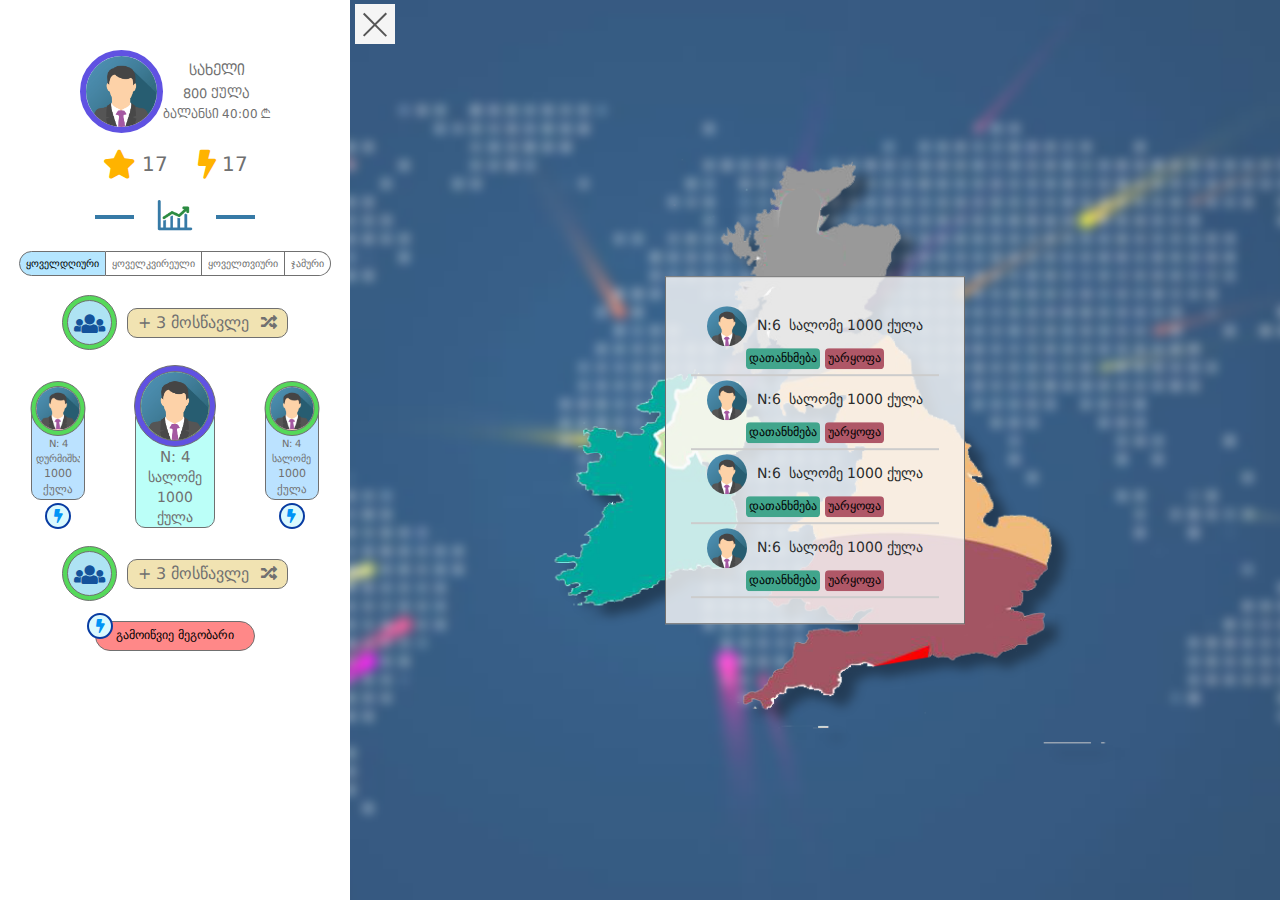
<file: index.html>
<!DOCTYPE html>
<html>
    <head>
        <meta charset="utf-8">
        <link rel="icon" href="images/.png">
        <meta name="viewport" content="width=device-width, initial-scale=1.0">
        <meta http-equiv="X-UA-Compatible" content="IE=edge">

        <title>Collapsible sidebar using Bootstrap 3</title>
<script src="https://ajax.googleapis.com/ajax/libs/jquery/3.3.1/jquery.min.js"></script>

<!-- Popper JS -->
<script src="https://cdnjs.cloudflare.com/ajax/libs/popper.js/1.12.9/umd/popper.min.js"></script>

<!-- Latest compiled JavaScript -->
<script src="https://maxcdn.bootstrapcdn.com/bootstrap/4.0.0/js/bootstrap.min.js"></script>
<link rel="stylesheet" type="text/css" href="css/bootstrap.css">
<link rel="stylesheet" type="text/css" href="css/fontawesome-all.css">
        <!-- Our Custom CSS -->
        <link rel="stylesheet" href="style.css">
    </head>
    <body>
<script type="text/javascript">
            var aniamtintim;
            function gogo(){
               $('.map').addClass('map_animate');
               $('.map').removeClass('hidden');
               $('.gmaer1').removeClass('hidden');
               $('.gmaer2').removeClass('hidden');
               $('.start_game').addClass('hidden');   
               $('.search_gamer_block').addClass('hidden');
               $('.blar').addClass('hidden');


                aniamtintim =  setTimeout(function(){
                $('.map').removeClass('map_animate');
               $('.gmaer1').addClass('hidden');
               $('.gmaer2').addClass('hidden');
               $('.map').addClass('hidden');
               $('.start_game').removeClass('hidden');

             
                  
                 }, 6800);
            }
</script>


        <div class="wrapper">
            <!-- Sidebar Holder -->

          
               <aside id="sidebar" class="game_left_side d-inline-block">
	   	<div class="person_info d-flex align-items-center justify-content-center">
		      	 <div class="avatar">
		      	 	<img src="images/img_avatar.png">
		      	 </div>
		      	 <div class="text_info">
		      	 <div class="name">
		      	 	სახელი
		      	 </div>
		      	 <div class="point">
		      	   <span>800</span> ქულა
		      	 </div>
		      	 <div class="blance">
		      	   ბალანსი<span>40:00</span>₾
		      	 </div>
		      	</div>
		  </div>
		  <div class="energi_point  w-50 mt-3 mb-3 mx-auto d-flex ">
		  	  <div class="col d-flex align-items-center justify-content-center">
		  	  	 <i class="fas fa-star"></i><span>17</span>
		  	  </div>
		  	  <div class="col d-flex align-items-center justify-content-center">
		  	  	 <i class="fas fa-bolt"></i><span>17</span>
		  	  </div>
		  </div>
		  <div class="chart text-center mb-2">
              <span> </span>
		  	 <img class="mx-3" src="images/chart.svg">
		  	  <span> </span>
		  </div>
		  <div class="game_tabs">
		  	   <!-- Nav tabs -->
  <ul class="nav nav-tabs" role="tablist">
    <li class="nav-item">
      <a class="nav-link active" data-toggle="tab" href="#game_menu">ყოველდღიური</a>
    </li>
    <li class="nav-item">
      <a class="nav-link" data-toggle="tab" href="#game_menu1"> ყოველკვირეული</a>
    </li>
    <li class="nav-item">
      <a class="nav-link" data-toggle="tab" href="#game_menu2">ყოველთვიური</a>
    </li>
    <li class="nav-item">
      <a class="nav-link" data-toggle="tab" href="#game_menu3">ჯამური</a>
    </li>
  </ul>

  <!-- Tab panes -->
  <div class="tab-content">
    <div id="game_menu" class="container tab-pane active ">    
    	<div class="saarch_up_stuent d-flex align-items-center justify-content-center ">
    	 <div class="avatar d-flex align-items-center justify-content-center">
    	 	<div class="text-center">
    	 		 <i class="fas fa-users"></i>
    	 	</div>
    	 </div>
    	 <div>
    	<!--  <input class="formClear" value="+ 3 მოსწავლე" type="#" name=""><button><i class="fas fa-search"></i></button> -->

        <button onclick="gogo()" class="alternativ">  + 3 მოსწავლე <i class="fas fa-random"></i> </button>
    	</div>
    </div>
    

    <div class="row gameer_reitings">
    	 <div class="col p-1 align-self-center">
    	 	 <div class="gamer text-center mx-auto ">
    	 	 	 <div class="avatar d-flex justify-content-center align-items-center">
    	 	 	 	 <div>
    	 	 	 	 	  <img src="images/img_avatar.png">
    	 	 	 	 </div>
    	 	 	 </div>
    	 	 	<div> N: <span>4</span></div>
    	 	 	<div class="name"> 
    	 	 		დურმიშხანიკო
    	 	 	</div>
    	 	 	<div class="point">
    	 	 		<span>1000</span> ქულა
    	 	 	</div>
    	 	 	<div id="next_gamer" class="bolt animate_bolt" onclick="gogo()">
    	 	 		<i class="fas fa-bolt"></i>
    	 	 	</div>
    	 	 </div>
    	 </div>
    	  <div class="col p-1 align-self-center ">
    	 	 <div class="gamer mx-auto curent text-center">
    	 	 	 <div class="avatar d-flex justify-content-center align-items-center">
    	 	 	 	 <div>
    	 	 	 	 	  <img src="images/img_avatar.png">
    	 	 	 	 </div>
    	 	 	 </div>
    	 	 	<div class="number"> N: <span>4</span></div>
    	 	 	<div class="name"> 
    	 	 		სალომე
    	 	 	</div>
    	 	 	<div class="point">
    	 	 		<span>1000</span> ქულა
    	 	 	</div>
    	 	 	<!-- <div class="bolt d-flex justify-content-center align-items-center">
    	 	 		<i class="fas fa-bolt"></i>
    	 	 	</div> -->
    	 	 </div>
    	 </div>
    	  <div class="col p-1 align-self-center ">
    	 	 <div class="gamer mx-auto  text-center">
    	 	 	 <div class="avatar d-flex justify-content-center align-items-center">
    	 	 	 	 <div>
    	 	 	 	 	  <img src="images/img_avatar.png">
    	 	 	 	 </div>
    	 	 	 </div>
    	 	 	<div> N: <span>4</span></div>
    	 	 	<div class="name"> 
    	 	 		სალომე
    	 	 	</div>
    	 	 	<div class="point">
    	 	 		<span>1000</span> ქულა
    	 	 	</div>
    	 	 	<div id="previous_gamer" onclick="gogo()" class="bolt d-flex align-items-center justify-content-center animate_bolt">
    	 	 		<i class="fas fa-bolt"></i>
    	 	 	</div>
    	 	 </div>
    	 </div>
    </div>
    <div class="saarch_up_stuent d-flex align-items-center justify-content-center ">
    	 <div class="avatar d-flex align-items-center justify-content-center">
    	 	<div class="text-center">
    	 		 <i class="fas fa-users"></i>
    	 	</div>
    	 </div>
    	 <div>
    	 <!-- <input class="formClear" value="+ 3 მოსწავლე" type="#" name=""><button><i class="fas fa-search"></i></button> -->
      
      <button onclick="gogo()" class="alternativ">  + 3 მოსწავლე <i class="fas fa-random"></i> </button>
    	</div>
    </div>

    <div class="cheleng">
            <a id="chelengfrend" href="#">გამოიწვიე მეგობარი
                  <div class="bolt d-flex align-items-center justify-content-center animate_bolt">
            <i class="fas fa-bolt"></i>
          </div>
            </a>
     </div>
    </div>
    <div id="game_menu1" class="container tab-pane fade"><br>
      <h3>Menu 1</h3>
      <p>Ut enim ad minim veniam, quis nostrud exercitation ullamco laboris nisi ut aliquip ex ea commodo consequat.</p>
    </div>
    <div id="game_menu2" class="container tab-pane fade"><br>
      <h3>Menu 2</h3>
      <p>Sed ut perspiciatis unde omnis iste natus error sit voluptatem accusantium doloremque laudantium, totam rem aperiam.</p>
    </div>
    <div id="game_menu3" class="container tab-pane fade"><br>
      <h3>Menu 2</h3>
      <p>Sed ut perspiciatis unde omnis iste natus error sit voluptatem accusantium doloremque laudantium, totam rem aperiam.</p>
    </div>
  </div>
		  </div>
	   </aside>
           

            <!-- Page Content Holder -->
            <div id="content">


            <div  class="pop">
  <div class="request">
   <div class="searched_gamers d-flex align-items-center justify-content-center">
                                        <div class="avatar ">
                                           <img width="40px;" src="images/img_avatar.png">
                                        </div>
                                        <div class="gamer_info d-flex align-items-center">
                                           <span class="number"> N:<span>6</span> &nbsp </span> 
                                           სალომე&nbsp <sapn class='pint'> 1000 </sapn>&nbspქულა
                                        </div>
                                        


              </div>
              <div class="text-center">
                 <button class="btn btn_confirm">დათანხმება</button> <button class="btn btn_cancel"> უარყოფა</button>
              </div>
            </div>
            <div class="request">
   <div class="searched_gamers d-flex align-items-center justify-content-center">
                                        <div class="avatar ">
                                           <img width="40px;" src="images/img_avatar.png">
                                        </div>
                                        <div class="gamer_info d-flex align-items-center">
                                           <span class="number"> N:<span>6</span> &nbsp </span> 
                                           სალომე&nbsp <sapn class='pint'> 1000 </sapn>&nbspქულა
                                        </div>
                                        


              </div>
              <div class="text-center">
                 <button class="btn btn_confirm">დათანხმება</button> <button class="btn btn_cancel"> უარყოფა</button>
              </div>
            </div>
            <div class="request">
   <div class="searched_gamers d-flex align-items-center justify-content-center">
                                        <div class="avatar ">
                                           <img width="40px;" src="images/img_avatar.png">
                                        </div>
                                        <div class="gamer_info d-flex align-items-center">
                                           <span class="number"> N:<span>6</span> &nbsp </span> 
                                           სალომე&nbsp <sapn class='pint'> 1000 </sapn>&nbspქულა
                                        </div>
                                        


              </div>
              <div class="text-center">
                 <button class="btn btn_confirm">დათანხმება</button> <button class="btn btn_cancel"> უარყოფა</button>
              </div>
            </div>
            <div class="request">
   <div class="searched_gamers d-flex align-items-center justify-content-center">
                                        <div class="avatar ">
                                           <img width="40px;" src="images/img_avatar.png">
                                        </div>
                                        <div class="gamer_info d-flex align-items-center">
                                           <span class="number"> N:<span>6</span> &nbsp </span> 
                                           სალომე&nbsp <sapn class='pint'> 1000 </sapn>&nbspქულა
                                        </div>
                                        


              </div>
              <div class="text-center">
                 <button class="btn btn_confirm">დათანხმება</button> <button class="btn btn_cancel"> უარყოფა</button>
              </div>
            </div>
            </div>
   
                <div class="">
                    <div class="container-fluid">

                        <div class="navbar-header">
                            <button type="button" id="sidebarCollapse" class="navbar-btn">
                                <span></span>
                                <span></span>
                                <span></span>
                            </button>
                        </div>

                      
                    </div>
                </div>

                
              <div class="map">
                  <img class="map" src="images/map23.png">
                  <div class="gmaer1 hidden">
                     <div class="avatar">
                        <img src="images/img_avatar.png">
                     </div>
                     <img src="images/Group8.svg">
                  </div>
                  <div class="gmaer2 hidden">
                     <div class="avatar">
                        <img src="images/img_avatar.png">
                     </div>
                     <img src="images/Group9.svg">
                    
                  </div>
              </div>
              <div class="blar hidden">
     
   </div>
              <!-- search gamer  -->

                 <div class="search_gamer_block hidden">
                      <div class="players">
                           <div class="left d-inline-block ">
                           <span> <img src="images/img_avatar.png"> </span>
        
                           </div>
                           <div class="right float-right">
                            <i class="fas fa-question-circle"></i>
                                <span> <img src="images/img_avatar.png"> </span>
                           </div>
                      </div> 
                       <div class="search_box">
                        <div class="d-flex align-items-center justify-content-center ">
                            <input class="formClear" type="#" value="მოძებნე მეგობარი" name=""> <button><i class="fas fa-search"></i></button>
                        </div>
                            <br>
                            <div class="search_resalts">
                                   <div class="searched_gamers d-flex align-items-center justify-content-center">
                                        <div class="avatar ">
                                           <img src="images/img_avatar.png">
                                        </div>
                                        <div class="gamer_info d-flex align-items-center">
                                           <span class="number"> N:<span>6</span> </span> 
                                           სალომე <sapn class='pint'> 1000 </sapn> ქულა
                                        </div>
                                        <a href="" onclick=" gogo()" class="bolt d-flex justify-content-center align-items-center">
                                              <i class="fas fa-bolt"></i>
                                        </a>

                                   </div>

                                   <div class="searched_gamers d-flex align-items-center justify-content-center">
                                        <div class="avatar ">
                                           <img src="images/img_avatar.png">
                                        </div>
                                        <div class="gamer_info d-flex align-items-center">
                                           <span class="number"> N:<span>6</span> </span> 
                                           სალომე <sapn class='pint'> 1000 </sapn> ქულა
                                        </div>
                                        <a href=""  class="bolt d-flex justify-content-center align-items-center">

                                             <i class="fas fa-bolt"></i>
                                        </a>

                                   </div>
                                   <div class="searched_gamers d-flex align-items-center justify-content-center">
                                        <div class="avatar ">
                                           <img src="images/img_avatar.png">
                                        </div>
                                        <div class="gamer_info d-flex align-items-center">
                                           <span class="number"> N:<span>6</span> </span> 
                                           სალომე <sapn class='pint'> 1000 </sapn> ქულა
                                        </div>
                                        <a href="" class="bolt d-flex justify-content-center align-items-center">

                                             <i class="fas fa-bolt"></i>
                                        </a>

                                   </div>
                                   <div class="searched_gamers d-flex align-items-center justify-content-center">
                                        <div class="avatar ">
                                           <img src="images/img_avatar.png">
                                        </div>
                                        <div class="gamer_info d-flex align-items-center">
                                           <span class="number"> N:<span>6</span> </span> 
                                           სალომე <sapn class='pint'> 1000 </sapn> ქულა
                                        </div>
                                        <a href="" class="bolt d-flex justify-content-center align-items-center">

                                             <i class="fas fa-bolt"></i>
                                        </a>

                                   </div>
                            </div>

                       </div> 
                       </div>

                       <!--============== end search gamers=============== -->









                       <!-- ====================start game=================== -->

                       <div class="start_game hidden">
                           <div class="VStiemer ">
                              <div style=" " id="timer_line " class="Timer_line reqvest_load">
                                    
                              </div>
                              
                   </div>













                              <div class="gamerVSgamer d-flex align-items-center  justify-content-between ">
                                   <div class="gamerVS  text-center ">
                                     <div class="outline d-flex align-items-center justify-content-center">
                                     <div class="avatar">
                                        <div class="star">
                                        <div class="point">900</div>
                                        <i class="fas fa-star"></i>
                                        </div>

                                        <img src="images/img_avatar.png">
                                    </div>
                                </div>
                                <div class="name">
                                    თაკო
                                </div>
                                <div class="number">
                                   N:5
                                </div>
                                <div class="point">
                                     <span>800</span> ქულა
                                </div>
                                   </div>
                                   <div class="boltVS">
                                        <img class="" src="images/Path.png">
                                   </div>
                                   <div class="gamerVS text-center">
                                         <div class="outline d-flex align-items-center justify-content-center">
                                     <div class="avatar">
                                        <div class="star">
                                        <div class="point">900</div>
                                        <i class="fas fa-star"></i>
                                        </div>

                                        <img src="images/img_avatar.png">
                                    </div>
                                </div>
                                <div class="name">
                                    თაკო
                                </div>
                                <div class="number">
                                   N:5
                                </div>
                                <div class="point">
                                     <span>800</span> ქულა
                                </div>
                                   </div>
                              </div>
                              <div class="text-center">

                                 <!-- <button  class="start_btn btn">დაწყება</button> -->
                                 <img src="images/load.gif">
                                  
                              </div>
                       </div>
                       <!--================= end start game ===============-->


 <div class="question_page hidden">
                           
                       
                       <div class="VStiemer ">
                              <div style=" " id="timer_line" class="Timer_line">
                                    
                              </div>
                              <div class="outVS d-flex align-items-center justify-content-between">
                              <div class="VS2 d-flex align-items-center ">
                                    <div class="outline d-flex align-items-center justify-content-center">
                                     <div class="avatar">
                                        <div class="star">
                                        <div class="point">900</div>
                                        <i class="fas fa-star"></i>
                                        </div>

                                        <img src="images/img_avatar.png">
                                    </div>
                                    
                                </div>
                                <div class="name">
                                         თაკო
                                          <div class="point2">
                                        20
                                    </div>
                                    </div>
                                   
                              </div>
                          

                          <div class="timer">
                              <i class="fas fa-stopwatch"></i> <span id="game_timer_time" class="timer_time">10</span>
                          </div>
                          <div class="outVS d-flex align-items-center">
                              <div class="VS2 d-flex align-items-center ">
                                <div class="name">
                                         თაკო
                                          <div class="point2 text-right">
                                        20
                                    </div>
                                    </div>
                                    <div class="outline d-flex align-items-center justify-content-center">
                                     <div class="avatar">
                                        <div class="star">
                                        <div class="point">900</div>
                                        <i class="fas fa-star"></i>
                                        </div>

                                        <img src="images/img_avatar.png">
                                    </div>
                                    
                                </div>
                                
                                   
                              </div>
                          </div>
                       </div>
                   </div>

                     <div class="question_block">
                           <div class="question">
                                კითხვა კითხვა კითხვა კითხვა კითხვა კითხვა კითხვა
                           </div>
                           <div class="container">
                            <div class="row d-flex justify-content-between">
                                <a href=""> 
                                <div class="answer corect">
                                     dsfs fdsfsd  sdf fsf saf sd s  sdgse gvfsd gs
                                    
                                </div>
                                 </a>
                                <a href="">
                                 <div class="answer other ">
                                     dfsfs 
                                </div>
                                </a>
                                <a href="#">
                                  <div class="answer wrong">
                                    dfsfs
                                </div>
                            </a>
                            <a href="#">
                                  <div class="answer">
                                    dfsfs
                                </div>
                            </a>
                            </div>
                           </div>

                     </div>

                   </div>



                   <!-- ===========  end question================== -->



                  <!-- <div class="end_game">
                    <div class="win lost  text-center">
                         <span>შენ წააგე</span>  <span> შენ მოიგე</span>
                    </div>
                         <div class="VStiemer ">
                              
                              <div class="outVS d-flex align-items-center justify-content-between">
                              <div class="VS2 red d-flex align-items-center ">
                                 <div class="name">
                                        
                                          <div class="point2 red">
                                        20
                                    </div>
                                    </div>
                                    <div class="outline d-flex align-items-center justify-content-center">
                                     <div class="avatar">
                                        <div class="star">
                                        <div class="point">900</div>
                                        <i class="fas fa-star"></i>
                                        </div>

                                        <img src="images/img_avatar.png">
                                    </div>
                                    
                                </div>
                               
                                   
                              </div>
                          

                          <div class="timer">
                             <img src="images/Path.png">
                          </div>
                          <div class="outVS d-flex align-items-center">
                              <div class="VS2 green  d-flex align-items-center ">
                                
                                    <div class="outline d-flex align-items-center justify-content-center">
                                     <div class="avatar">
                                        <div class="star">
                                        <div class="point">900</div>
                                        <i class="fas fa-star"></i>
                                        </div>

                                        <img src="images/img_avatar.png">
                                    </div>
                                    
                                </div>
                                <div class="name">
                                      
                                          <div class="point2 green text-right">
                                        20
                                    </div>
                                    </div>
                                
                                   
                              </div>
                          </div>
                       </div>
                   </div>

                   <div class="btn_group d-flex justify-content-between">
                      <a href="#"> გაიმორე თამაში </a>
                      <a href="#"> კითხვების ნახვა </a>
                      <a href="#"> გმოიწვიე და შეეჯიბრე </a>
                   </div>


                  </div> -->

       <!-- ================================ -->


  <!--  <div class="Previous_questions"> 
        <div class="Previous_question_block" >
              <div class="VStiemer ">
                              <div class="Timer_line">
                                    
                              </div>
                              <div class="outVS d-flex align-items-center justify-content-between">
                              <div class="VS2 d-flex align-items-center ">
                                    <div class="outline d-flex align-items-center justify-content-center">
                                     <div class="avatar">
                                        <div class="star">
                                        <div class="point">900</div>
                                        <i class="fas fa-star"></i>
                                        </div>

                                        <img src="images/img_avatar.png">
                                    </div>
                                    
                                </div>
                                <div class="name">
                                         თაკო
                                          <div class="point2">
                                        20
                                    </div>
                                    </div>
                                   
                              </div>
                          

                          <div class="timer">
                              <i class="fas fa-stopwatch"></i> <span class="timer_time">20</span>
                          </div>
                          <div class="outVS d-flex align-items-center">
                              <div class="VS2 d-flex align-items-center ">
                                <div class="name">
                                         თაკო
                                          <div class="point2 text-right">
                                        20
                                    </div>
                                    </div>
                                    <div class="outline d-flex align-items-center justify-content-center">
                                     <div class="avatar">
                                        <div class="star">
                                        <div class="point">900</div>
                                        <i class="fas fa-star"></i>
                                        </div>

                                        <img src="images/img_avatar.png">
                                    </div>
                                    
                                </div>
                                
                                   
                              </div>
                          </div>
                       </div>
                   </div>


                   <div class="qestion">
                      საბეჭდი და ტიპოგრაფიული ინდუსტრიის უშინაარსო ტექსტია. იგი სტანდარტად 1500-იანი
                   </div>
                  <div class="ansvers ">
                        <div class="ansvers_box corect d-flex align-items-center justify-content-center">
                            <span>სწორი პასუხი</span>
                        </div>
                        <div class="ansvers_box wrong d-flex align-items-center justify-content-center">
                            <span>არასწორი პასუხი</span>
                        </div>
                        <div class="ansvers_box d-flex align-items-center justify-content-center">
                            <span>სავარაუდო პასუხი</span>
                        </div>
                        <div class="ansvers_box d-flex align-items-center justify-content-center">
                            <span>სავარაუდო პასუხი</span>
                        </div>
                  </div>

                  
                     <a class="previous" href="#"><i class="fas fa-angle-left"></i>  </a>
                     <a class="next" href="#"> <i class="fas fa-angle-right"></i> </a>
                
        </div>
        <div class="question_caunt text-center my-3 ">
            <span>1</span>/<span>7</span>
        </div>
        <div class="btn_group d-flex justify-content-between mt-5">
           <a href="#">გაიმეორე თამაში</a>
           <a href="#">გამოიწვიე და შეეჯიბრე</a>
        </div>
   </div>
 -->


<!-- ============================================= -->



                 </div>


       

               
            </div>
        </div>


    


        <!-- jQuery CDN -->
         <!-- script src="https://code.jquery.com/jquery-1.12.0.min.js"></script> -->
         <!-- Bootstrap Js CDN -->
         <!-- <script src="https://maxcdn.bootstrapcdn.com/bootstrap/3.3.7/js/bootstrap.min.js"></script>
 -->
         <script type="text/javascript">


             $(document).ready(function () {
            // serchi
            $('#chelengfrend').click(function(){

                $('.search_gamer_block').toggleClass('hidden')
                $('.blar').toggleClass('hidden');
                $('.start_game').addClass('hidden');
                $('.gmaer1').addClass('hidden');
                $('.gmaer2').addClass('hidden');
                $('.map').removeClass('map_animate');
                $('.map').removeClass('hidden');
                 clearTimeout(aniamtintim);
                
            })
            $('.blar').click(function(){
                $(this).toggleClass('hidden');
                $('.search_gamer_block').toggleClass('hidden');

            });

          function stGame(){
                   
                $('.start_game').addClass('hidden');
                $('.question_page').removeClass('hidden');


                 var timeleft = 10;
                     var transitonFor=10;
var downloadTimer = setInterval(function(){
   
  document.getElementById("game_timer_time").innerHTML =timeleft;
  document.getElementById("timer_line").style.width=0+'%';
  document.getElementById("timer_line").style.transition = transitonFor+'s';
  document.getElementById("timer_line").style.transitionTimingFunction='linear'

  if(timeleft <= 0){
    clearInterval(downloadTimer)
  }
timeleft--;
  

},1000);
            }





                 $('#sidebarCollapse').on('click', function () {
                     $('#sidebar').toggleClass('active');
                     $(this).toggleClass('active');
                 });
             });


             $(function(){
      
      $('.formClear').each(function(index, element) {
    var $element = $(element);
    var defaultValue = $element.val();
    // $element.css('background-color', '#555555');
    $element.focus(function() {
        var actualValue = $element.val();
        if (actualValue == defaultValue) {
            $element.val('');
            // $element.css('background-color', '#3399FF');
        }
    });
    $element.blur(function() {
        var actualValue = $element.val();
        if (!actualValue) {
            $element.val(defaultValue);
            // $element.css('background-color', '#555555');
        }
    });
});
    
    

    });
         </script>
    </body>
</html>
</file>
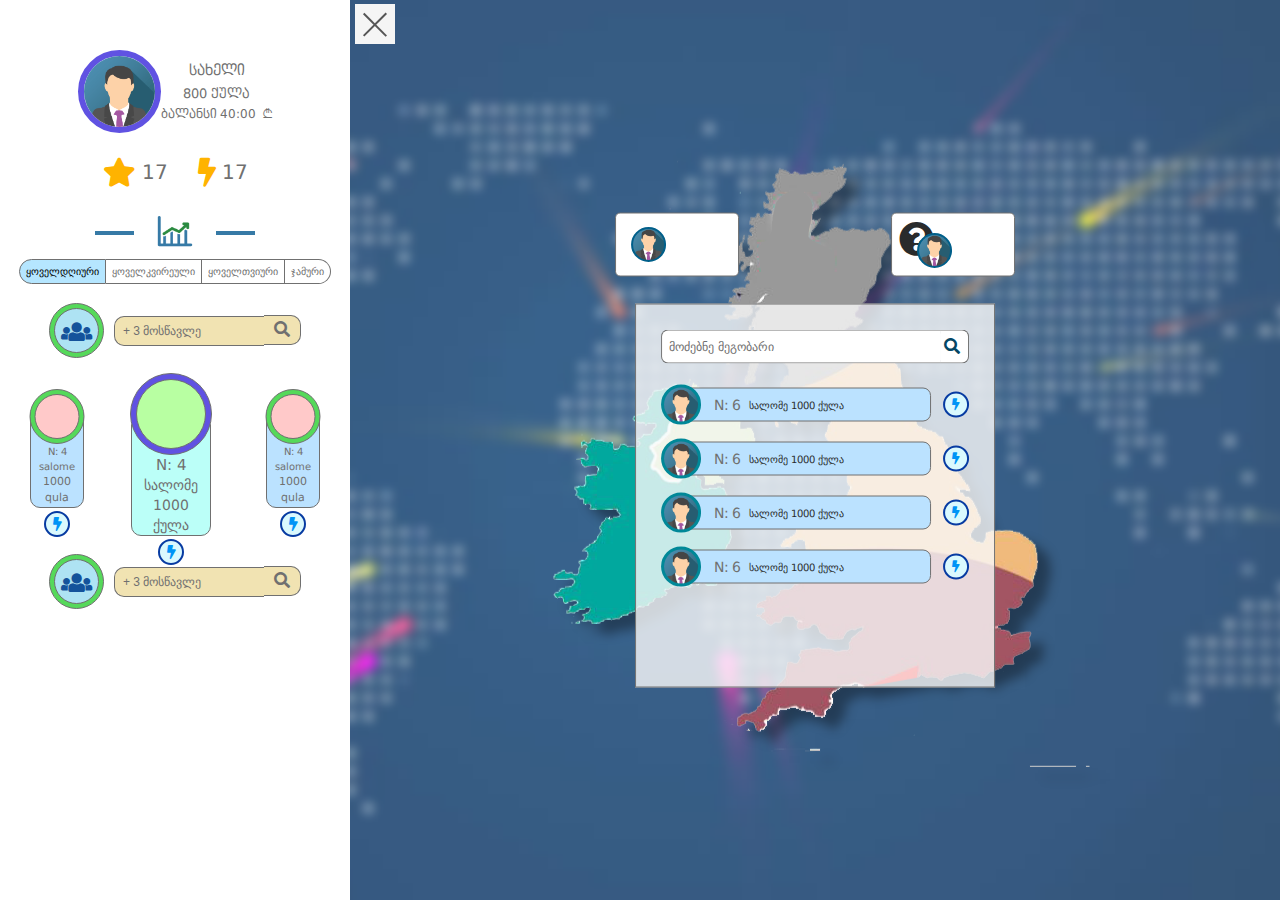
<file: 1search.html>
<!DOCTYPE html>
<html>
    <head>
        <meta charset="utf-8">
        <meta name="viewport" content="width=device-width, initial-scale=1.0">
        <meta http-equiv="X-UA-Compatible" content="IE=edge">

        <title>Collapsible sidebar using Bootstrap 3</title>
<script src="https://ajax.googleapis.com/ajax/libs/jquery/3.3.1/jquery.min.js"></script>

<!-- Popper JS -->
<script src="https://cdnjs.cloudflare.com/ajax/libs/popper.js/1.12.9/umd/popper.min.js"></script>

<!-- Latest compiled JavaScript -->
<script src="https://maxcdn.bootstrapcdn.com/bootstrap/4.0.0/js/bootstrap.min.js"></script>
<link rel="stylesheet" type="text/css" href="css/bootstrap.css">
<link rel="stylesheet" type="text/css" href="css/fontawesome-all.css">
        <!-- Our Custom CSS -->
        <link rel="stylesheet" href="style.css">
    </head>
    <body>



        <div class="wrapper">
            <!-- Sidebar Holder -->
          
               <aside id="sidebar" class="game_left_side d-inline-block">
	   	<div class="person_info d-flex align-items-center justify-content-center">
		      	 <div class="avatar">
		      	 	<img src="images/img_avatar.png">
		      	 </div>
		      	 <div class="text_info">
		      	 <div class="name">
		      	 	სახელი
		      	 </div>
		      	 <div class="point">
		      	   <span>800</span> ქულა
		      	 </div>
		      	 <div class="blance">
		      	   ბალანსი<span>40:00</span> ₾
		      	 </div>
		      	</div>
		  </div>
		  <div class="energi_point  w-50 mt-4 mb-4 mx-auto d-flex ">
		  	  <div class="col d-flex align-items-center justify-content-center">
		  	  	 <i class="fas fa-star"></i><span>17</span>
		  	  </div>
		  	  <div class="col d-flex align-items-center justify-content-center">
		  	  	 <i class="fas fa-bolt"></i><span>17</span>
		  	  </div>
		  </div>
		  <div class="chart text-center">
              <span> </span>
		  	 <img class="mx-3" src="images/chart.svg">
		  	  <span> </span>
		  </div>
		  <div class="game_tabs">
		  	   <!-- Nav tabs -->
  <ul class="nav nav-tabs" role="tablist">
    <li class="nav-item">
      <a class="nav-link active" data-toggle="tab" href="#game_menu">ყოველდღიური</a>
    </li>
    <li class="nav-item">
      <a class="nav-link" data-toggle="tab" href="#game_menu1"> ყოველკვირეული</a>
    </li>
    <li class="nav-item">
      <a class="nav-link" data-toggle="tab" href="#game_menu2">ყოველთვიური</a>
    </li>
    <li class="nav-item">
      <a class="nav-link" data-toggle="tab" href="#game_menu3">ჯამური</a>
    </li>
  </ul>

  <!-- Tab panes -->
  <div class="tab-content">
    <div id="game_menu" class="container tab-pane active ">    
    	<div class="saarch_up_stuent d-flex align-items-center justify-content-center ">
    	 <div class="avatar d-flex align-items-center justify-content-center">
    	 	<div class="text-center">
    	 		 <i class="fas fa-users"></i>
    	 	</div>
    	 </div>
    	 <div>
    	 <input class="formClear" value="+ 3 მოსწავლე" type="#" name=""><button><i class="fas fa-search"></i></button>
    	</div>
    </div>
    <div class="row gameer_reitings">
    	 <div class="col p-1 align-self-center">
    	 	 <div class="gamer text-center mx-auto ">
    	 	 	 <div class="avatar d-flex justify-content-center align-items-center">
    	 	 	 	 <div>
    	 	 	 	 	
    	 	 	 	 </div>
    	 	 	 </div>
    	 	 	<div> N: <span>4</span></div>
    	 	 	<div class="name"> 
    	 	 		salome
    	 	 	</div>
    	 	 	<div class="point">
    	 	 		<span>1000</span> qula
    	 	 	</div>
    	 	 	<div class="bolt">
    	 	 		<i class="fas fa-bolt"></i>
    	 	 	</div>
    	 	 </div>
    	 </div>
    	  <div class="col p-1 align-self-center ">
    	 	 <div class="gamer mx-auto curent text-center">
    	 	 	 <div class="avatar d-flex justify-content-center align-items-center">
    	 	 	 	 <div>
    	 	 	 	 	
    	 	 	 	 </div>
    	 	 	 </div>
    	 	 	<div class="number"> N: <span>4</span></div>
    	 	 	<div class="name"> 
    	 	 		სალომე
    	 	 	</div>
    	 	 	<div class="point">
    	 	 		<span>1000</span> ქულა
    	 	 	</div>
    	 	 	<div class="bolt d-flex justify-content-center align-items-center">
    	 	 		<i class="fas fa-bolt"></i>
    	 	 	</div>
    	 	 </div>
    	 </div>s
    	  <div class="col p-1 align-self-center ">
    	 	 <div class="gamer mx-auto  text-center">
    	 	 	 <div class="avatar d-flex justify-content-center align-items-center">
    	 	 	 	 <div>
    	 	 	 	 	
    	 	 	 	 </div>
    	 	 	 </div>
    	 	 	<div> N: <span>4</span></div>
    	 	 	<div class="name"> 
    	 	 		salome
    	 	 	</div>
    	 	 	<div class="point">
    	 	 		<span>1000</span> qula
    	 	 	</div>
    	 	 	<div class="bolt d-flex align-items-center justify-content-center">
    	 	 		<i class="fas fa-bolt"></i>
    	 	 	</div>
    	 	 </div>
    	 </div>
    </div>
    <div class="saarch_up_stuent d-flex align-items-center justify-content-center ">
    	 <div class="avatar d-flex align-items-center justify-content-center">
    	 	<div class="text-center">
    	 		 <i class="fas fa-users"></i>
    	 	</div>
    	 </div>
    	 <div>
    	 <input class="formClear" value="+ 3 მოსწავლე" type="#" name=""><button><i class="fas fa-search"></i></button>
    	</div>
    </div>
    </div>
    <div id="game_menu1" class="container tab-pane fade"><br>
      <h3>Menu 1</h3>
      <p>Ut enim ad minim veniam, quis nostrud exercitation ullamco laboris nisi ut aliquip ex ea commodo consequat.</p>
    </div>
    <div id="game_menu2" class="container tab-pane fade"><br>
      <h3>Menu 2</h3>
      <p>Sed ut perspiciatis unde omnis iste natus error sit voluptatem accusantium doloremque laudantium, totam rem aperiam.</p>
    </div>
    <div id="game_menu3" class="container tab-pane fade"><br>
      <h3>Menu 2</h3>
      <p>Sed ut perspiciatis unde omnis iste natus error sit voluptatem accusantium doloremque laudantium, totam rem aperiam.</p>
    </div>
  </div>
		  </div>
	   </aside>
           

            <!-- Page Content Holder -->
            <div id="content">

                <div class="">
                    <div class="container-fluid">

                        <div class="navbar-header">
                            <button type="button" id="sidebarCollapse" class="navbar-btn">
                                <span></span>
                                <span></span>
                                <span></span>
                            </button>
                        </div>

                      
                    </div>
                </div>

                
              <div class="map">
                  <img src="images/map23.png">
              </div>
              <!-- search gamer  -->

                 <div class="search_gamer_block">
                      <div class="players">
                           <div class="left d-inline-block ">
                           <span> <img src="images/img_avatar.png"> </span>
        
                           </div>
                           <div class="right float-right">
                            <i class="fas fa-question-circle"></i>
                                <span> <img src="images/img_avatar.png"> </span>
                           </div>
                      </div> 
                       <div class="search_box">
                        <div class="d-flex align-items-center justify-content-center ">
                            <input class="formClear" type="#" value="მოძებნე მეგობარი" name=""> <button><i class="fas fa-search"></i></button>
                        </div>
                            <br>
                            <div class="search_resalts">
                                   <div class="searched_gamers d-flex align-items-center justify-content-center">
                                        <div class="avatar ">
                                           <img src="images/img_avatar.png">
                                        </div>
                                        <div class="gamer_info d-flex align-items-center">
                                           <span class="number"> N:<span>6</span> </span> 
                                           სალომე <sapn class='pint'> 1000 </sapn> ქულა
                                        </div>
                                        <a href="" class="bolt d-flex justify-content-center align-items-center">
                                              <i class="fas fa-bolt"></i>
                                        </a>

                                   </div>

                                   <div class="searched_gamers d-flex align-items-center justify-content-center">
                                        <div class="avatar ">
                                           <img src="images/img_avatar.png">
                                        </div>
                                        <div class="gamer_info d-flex align-items-center">
                                           <span class="number"> N:<span>6</span> </span> 
                                           სალომე <sapn class='pint'> 1000 </sapn> ქულა
                                        </div>
                                        <a href="" class="bolt d-flex justify-content-center align-items-center">

                                             <i class="fas fa-bolt"></i>
                                        </a>

                                   </div>
                                   <div class="searched_gamers d-flex align-items-center justify-content-center">
                                        <div class="avatar ">
                                           <img src="images/img_avatar.png">
                                        </div>
                                        <div class="gamer_info d-flex align-items-center">
                                           <span class="number"> N:<span>6</span> </span> 
                                           სალომე <sapn class='pint'> 1000 </sapn> ქულა
                                        </div>
                                        <a href="" class="bolt d-flex justify-content-center align-items-center">

                                             <i class="fas fa-bolt"></i>
                                        </a>

                                   </div>
                                   <div class="searched_gamers d-flex align-items-center justify-content-center">
                                        <div class="avatar ">
                                           <img src="images/img_avatar.png">
                                        </div>
                                        <div class="gamer_info d-flex align-items-center">
                                           <span class="number"> N:<span>6</span> </span> 
                                           სალომე <sapn class='pint'> 1000 </sapn> ქულა
                                        </div>
                                        <a href="" class="bolt d-flex justify-content-center align-items-center">

                                             <i class="fas fa-bolt"></i>
                                        </a>

                                   </div>
                            </div>

                       </div> 
                       </div>

                       <!--============== end search gamers=============== -->









                       <!-- ====================start game=================== -->

                      <!--  <div class="start_game">
                              <div class="gamerVSgamer d-flex align-items-center  justify-content-between ">
                                   <div class="gamerVS  text-center ">
                                     <div class="outline d-flex align-items-center justify-content-center">
                                     <div class="avatar">
                                        <div class="star">
                                        <div class="point">900</div>
                                        <i class="fas fa-star"></i>
                                        </div>

                                        <img src="images/img_avatar.png">
                                    </div>
                                </div>
                                <div class="name">
                                    თაკო
                                </div>
                                <div class="number">
                                   N:5
                                </div>
                                <div class="point">
                                     <span>800</span> ქულა
                                </div>
                                   </div>
                                   <div class="boltVS">
                                        <img class="" src="images/Path.png">
                                   </div>
                                   <div class="gamerVS text-center">
                                         <div class="outline d-flex align-items-center justify-content-center">
                                     <div class="avatar">
                                        <div class="star">
                                        <div class="point">900</div>
                                        <i class="fas fa-star"></i>
                                        </div>

                                        <img src="images/img_avatar.png">
                                    </div>
                                </div>
                                <div class="name">
                                    თაკო
                                </div>
                                <div class="number">
                                   N:5
                                </div>
                                <div class="point">
                                     <span>800</span> ქულა
                                </div>
                                   </div>
                              </div>
                              <div class="text-center">

                                 <button  class="start_btn btn">დაწყება</button>
                                  
                              </div>
                       </div> -->
                       <!--================= end start game ===============-->



                       <!-- <div class="question_page">
                           
                       
                       <div class="VStiemer ">
                              <div class="Timer_line">
                                    
                              </div>
                              <div class="outVS d-flex align-items-center justify-content-between">
                              <div class="VS2 d-flex align-items-center ">
                                    <div class="outline d-flex align-items-center justify-content-center">
                                     <div class="avatar">
                                        <div class="star">
                                        <div class="point">900</div>
                                        <i class="fas fa-star"></i>
                                        </div>

                                        <img src="images/img_avatar.png">
                                    </div>
                                    
                                </div>
                                <div class="name">
                                         თაკო
                                          <div class="point2">
                                        20
                                    </div>
                                    </div>
                                   
                              </div>
                          

                          <div class="timer">
                              <i class="fas fa-stopwatch"></i> <span class="timer_time">20</span>
                          </div>
                          <div class="outVS d-flex align-items-center">
                              <div class="VS2 d-flex align-items-center ">
                                <div class="name">
                                         თაკო
                                          <div class="point2 text-right">
                                        20
                                    </div>
                                    </div>
                                    <div class="outline d-flex align-items-center justify-content-center">
                                     <div class="avatar">
                                        <div class="star">
                                        <div class="point">900</div>
                                        <i class="fas fa-star"></i>
                                        </div>

                                        <img src="images/img_avatar.png">
                                    </div>
                                    
                                </div>
                                
                                   
                              </div>
                          </div>
                       </div>
                   </div>

                     <div class="question_block">
                           <div class="question">
                                კითხვა კითხვა კითხვა კითხვა კითხვა კითხვა კითხვა
                           </div>
                           <div class="container">
                            <div class="row d-flex justify-content-between">
                                <a href=""> 
                                <div class="answer corect">
                                     dsfs fdsfsd  sdf fsf saf sd s  sdgse gvfsd gs
                                    
                                </div>
                                 </a>
                                <a href="">
                                 <div class="answer other ">
                                     dfsfs 
                                </div>
                                </a>
                                <a href="#">
                                  <div class="answer wrong">
                                    dfsfs
                                </div>
                            </a>
                            <a href="#">
                                  <div class="answer">
                                    dfsfs
                                </div>
                            </a>
                            </div>
                           </div>

                     </div>

                   </div> -->




                   <!-- ===========  end question================== -->



                  <!-- <div class="end_game">
                    <div class="win lost  text-center">
                         <span>შენ წააგე</span>  <span> შენ მოიგე</span>
                    </div>
                         <div class="VStiemer ">
                              
                              <div class="outVS d-flex align-items-center justify-content-between">
                              <div class="VS2 red d-flex align-items-center ">
                                 <div class="name">
                                        
                                          <div class="point2 red">
                                        20
                                    </div>
                                    </div>
                                    <div class="outline d-flex align-items-center justify-content-center">
                                     <div class="avatar">
                                        <div class="star">
                                        <div class="point">900</div>
                                        <i class="fas fa-star"></i>
                                        </div>

                                        <img src="images/img_avatar.png">
                                    </div>
                                    
                                </div>
                               
                                   
                              </div>
                          

                          <div class="timer">
                             <img src="images/Path.png">
                          </div>
                          <div class="outVS d-flex align-items-center">
                              <div class="VS2 green  d-flex align-items-center ">
                                
                                    <div class="outline d-flex align-items-center justify-content-center">
                                     <div class="avatar">
                                        <div class="star">
                                        <div class="point">900</div>
                                        <i class="fas fa-star"></i>
                                        </div>

                                        <img src="images/img_avatar.png">
                                    </div>
                                    
                                </div>
                                <div class="name">
                                      
                                          <div class="point2 green text-right">
                                        20
                                    </div>
                                    </div>
                                
                                   
                              </div>
                          </div>
                       </div>
                   </div>

                   <div class="btn_group d-flex justify-content-between">
                      <a href="#"> გაიმორე თამაში </a>
                      <a href="#"> კითხვების ნახვა </a>
                      <a href="#"> გმოიწვიე და შეეჯიბრე </a>
                   </div>


                  </div> -->

       <!-- ================================ -->


   <!-- <div class="Previous_questions"> 
        <div class="Previous_question_block" >
              <div class="VStiemer ">
                              <div class="Timer_line">
                                    
                              </div>
                              <div class="outVS d-flex align-items-center justify-content-between">
                              <div class="VS2 d-flex align-items-center ">
                                    <div class="outline d-flex align-items-center justify-content-center">
                                     <div class="avatar">
                                        <div class="star">
                                        <div class="point">900</div>
                                        <i class="fas fa-star"></i>
                                        </div>

                                        <img src="images/img_avatar.png">
                                    </div>
                                    
                                </div>
                                <div class="name">
                                         თაკო
                                          <div class="point2">
                                        20
                                    </div>
                                    </div>
                                   
                              </div>
                          

                          <div class="timer">
                              <i class="fas fa-stopwatch"></i> <span class="timer_time">20</span>
                          </div>
                          <div class="outVS d-flex align-items-center">
                              <div class="VS2 d-flex align-items-center ">
                                <div class="name">
                                         თაკო
                                          <div class="point2 text-right">
                                        20
                                    </div>
                                    </div>
                                    <div class="outline d-flex align-items-center justify-content-center">
                                     <div class="avatar">
                                        <div class="star">
                                        <div class="point">900</div>
                                        <i class="fas fa-star"></i>
                                        </div>

                                        <img src="images/img_avatar.png">
                                    </div>
                                    
                                </div>
                                
                                   
                              </div>
                          </div>
                       </div>
                   </div>


                   <div class="qestion">
                      საბეჭდი და ტიპოგრაფიული ინდუსტრიის უშინაარსო ტექსტია. იგი სტანდარტად 1500-იანი
                   </div>
                  <div class="ansvers ">
                        <div class="ansvers_box corect d-flex align-items-center justify-content-center">
                            <span>სწორი პასუხი</span>
                        </div>
                        <div class="ansvers_box wrong d-flex align-items-center justify-content-center">
                            <span>არასწორი პასუხი</span>
                        </div>
                        <div class="ansvers_box d-flex align-items-center justify-content-center">
                            <span>სავარაუდო პასუხი</span>
                        </div>
                        <div class="ansvers_box d-flex align-items-center justify-content-center">
                            <span>სავარაუდო პასუხი</span>
                        </div>
                  </div>

                  
                     <a class="previous" href="#"><i class="fas fa-angle-left"></i>  </a>
                     <a class="next" href="#"> <i class="fas fa-angle-right"></i> </a>
                
        </div>
        <div class="question_caunt text-center my-3 ">
            <span>1</span>/<span>7</span>
        </div>
        <div class="btn_group d-flex justify-content-between mt-5">
           <a href="#">გაიმეორე თამაში</a>
           <a href="#">გამოიწვიე და შეეჯიბრე</a>
        </div>
   </div>
 -->




                 </div>


       

               
            </div>
        </div>





        <!-- jQuery CDN -->
         <!-- script src="https://code.jquery.com/jquery-1.12.0.min.js"></script> -->
         <!-- Bootstrap Js CDN -->
         <!-- <script src="https://maxcdn.bootstrapcdn.com/bootstrap/3.3.7/js/bootstrap.min.js"></script>
 -->
         <script type="text/javascript">
             $(document).ready(function () {
                 $('#sidebarCollapse').on('click', function () {
                     $('#sidebar').toggleClass('active');
                     $(this).toggleClass('active');
                 });
             });


             $(function(){
      
      $('.formClear').each(function(index, element) {
    var $element = $(element);
    var defaultValue = $element.val();
    // $element.css('background-color', '#555555');
    $element.focus(function() {
        var actualValue = $element.val();
        if (actualValue == defaultValue) {
            $element.val('');
            // $element.css('background-color', '#3399FF');
        }
    });
    $element.blur(function() {
        var actualValue = $element.val();
        if (!actualValue) {
            $element.val(defaultValue);
            // $element.css('background-color', '#555555');
        }
    });
});
    
    

    });
         </script>
    </body>
</html>
</file>
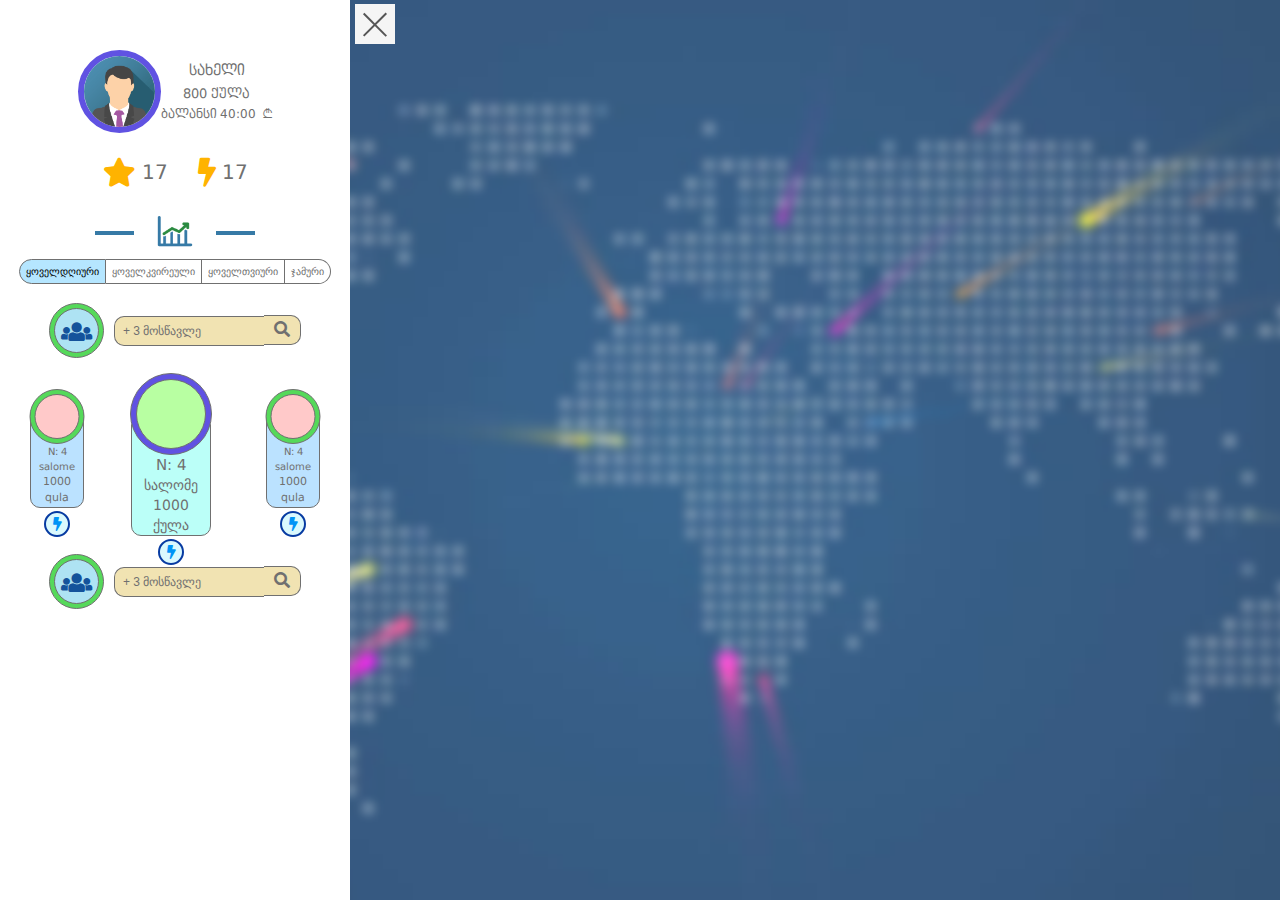
<file: 2startgame.html>
<!DOCTYPE html>
<html>
    <head>
        <meta charset="utf-8">
        <meta name="viewport" content="width=device-width, initial-scale=1.0">
        <meta http-equiv="X-UA-Compatible" content="IE=edge">

        <title>Collapsible sidebar using Bootstrap 3</title>
<script src="https://ajax.googleapis.com/ajax/libs/jquery/3.3.1/jquery.min.js"></script>

<!-- Popper JS -->
<script src="https://cdnjs.cloudflare.com/ajax/libs/popper.js/1.12.9/umd/popper.min.js"></script>

<!-- Latest compiled JavaScript -->
<script src="https://maxcdn.bootstrapcdn.com/bootstrap/4.0.0/js/bootstrap.min.js"></script>
<link rel="stylesheet" type="text/css" href="css/bootstrap.css">
<link rel="stylesheet" type="text/css" href="css/fontawesome-all.css">
        <!-- Our Custom CSS -->
        <link rel="stylesheet" href="style.css">
    </head>
    <body>



        <div class="wrapper">
            <!-- Sidebar Holder -->
          
               <aside id="sidebar" class="game_left_side d-inline-block">
	   	<div class="person_info d-flex align-items-center justify-content-center">
		      	 <div class="avatar">
		      	 	<img src="images/img_avatar.png">
		      	 </div>
		      	 <div class="text_info">
		      	 <div class="name">
		      	 	სახელი
		      	 </div>
		      	 <div class="point">
		      	   <span>800</span> ქულა
		      	 </div>
		      	 <div class="blance">
		      	   ბალანსი<span>40:00</span> ₾
		      	 </div>
		      	</div>
		  </div>
		  <div class="energi_point  w-50 mt-4 mb-4 mx-auto d-flex ">
		  	  <div class="col d-flex align-items-center justify-content-center">
		  	  	 <i class="fas fa-star"></i><span>17</span>
		  	  </div>
		  	  <div class="col d-flex align-items-center justify-content-center">
		  	  	 <i class="fas fa-bolt"></i><span>17</span>
		  	  </div>
		  </div>
		  <div class="chart text-center">
              <span> </span>
		  	 <img class="mx-3" src="images/chart.svg">
		  	  <span> </span>
		  </div>
		  <div class="game_tabs">
		  	   <!-- Nav tabs -->
  <ul class="nav nav-tabs" role="tablist">
    <li class="nav-item">
      <a class="nav-link active" data-toggle="tab" href="#game_menu">ყოველდღიური</a>
    </li>
    <li class="nav-item">
      <a class="nav-link" data-toggle="tab" href="#game_menu1"> ყოველკვირეული</a>
    </li>
    <li class="nav-item">
      <a class="nav-link" data-toggle="tab" href="#game_menu2">ყოველთვიური</a>
    </li>
    <li class="nav-item">
      <a class="nav-link" data-toggle="tab" href="#game_menu3">ჯამური</a>
    </li>
  </ul>

  <!-- Tab panes -->
  <div class="tab-content">
    <div id="game_menu" class="container tab-pane active ">    
    	<div class="saarch_up_stuent d-flex align-items-center justify-content-center ">
    	 <div class="avatar d-flex align-items-center justify-content-center">
    	 	<div class="text-center">
    	 		 <i class="fas fa-users"></i>
    	 	</div>
    	 </div>
    	 <div>
    	 <input class="formClear" value="+ 3 მოსწავლე" type="#" name=""><button><i class="fas fa-search"></i></button>
    	</div>
    </div>
    <div class="row gameer_reitings">
    	 <div class="col p-1 align-self-center">
    	 	 <div class="gamer text-center mx-auto ">
    	 	 	 <div class="avatar d-flex justify-content-center align-items-center">
    	 	 	 	 <div>
    	 	 	 	 	
    	 	 	 	 </div>
    	 	 	 </div>
    	 	 	<div> N: <span>4</span></div>
    	 	 	<div class="name"> 
    	 	 		salome
    	 	 	</div>
    	 	 	<div class="point">
    	 	 		<span>1000</span> qula
    	 	 	</div>
    	 	 	<div class="bolt">
    	 	 		<i class="fas fa-bolt"></i>
    	 	 	</div>
    	 	 </div>
    	 </div>
    	  <div class="col p-1 align-self-center ">
    	 	 <div class="gamer mx-auto curent text-center">
    	 	 	 <div class="avatar d-flex justify-content-center align-items-center">
    	 	 	 	 <div>
    	 	 	 	 	
    	 	 	 	 </div>
    	 	 	 </div>
    	 	 	<div class="number"> N: <span>4</span></div>
    	 	 	<div class="name"> 
    	 	 		სალომე
    	 	 	</div>
    	 	 	<div class="point">
    	 	 		<span>1000</span> ქულა
    	 	 	</div>
    	 	 	<div class="bolt d-flex justify-content-center align-items-center">
    	 	 		<i class="fas fa-bolt"></i>
    	 	 	</div>
    	 	 </div>
    	 </div>s
    	  <div class="col p-1 align-self-center ">
    	 	 <div class="gamer mx-auto  text-center">
    	 	 	 <div class="avatar d-flex justify-content-center align-items-center">
    	 	 	 	 <div>
    	 	 	 	 	
    	 	 	 	 </div>
    	 	 	 </div>
    	 	 	<div> N: <span>4</span></div>
    	 	 	<div class="name"> 
    	 	 		salome
    	 	 	</div>
    	 	 	<div class="point">
    	 	 		<span>1000</span> qula
    	 	 	</div>
    	 	 	<div class="bolt d-flex align-items-center justify-content-center">
    	 	 		<i class="fas fa-bolt"></i>
    	 	 	</div>
    	 	 </div>
    	 </div>
    </div>
    <div class="saarch_up_stuent d-flex align-items-center justify-content-center ">
    	 <div class="avatar d-flex align-items-center justify-content-center">
    	 	<div class="text-center">
    	 		 <i class="fas fa-users"></i>
    	 	</div>
    	 </div>
    	 <div>
    	 <input class="formClear" value="+ 3 მოსწავლე" type="#" name=""><button><i class="fas fa-search"></i></button>
    	</div>
    </div>
    </div>
    <div id="game_menu1" class="container tab-pane fade"><br>
      <h3>Menu 1</h3>
      <p>Ut enim ad minim veniam, quis nostrud exercitation ullamco laboris nisi ut aliquip ex ea commodo consequat.</p>
    </div>
    <div id="game_menu2" class="container tab-pane fade"><br>
      <h3>Menu 2</h3>
      <p>Sed ut perspiciatis unde omnis iste natus error sit voluptatem accusantium doloremque laudantium, totam rem aperiam.</p>
    </div>
    <div id="game_menu3" class="container tab-pane fade"><br>
      <h3>Menu 2</h3>
      <p>Sed ut perspiciatis unde omnis iste natus error sit voluptatem accusantium doloremque laudantium, totam rem aperiam.</p>
    </div>
  </div>
		  </div>
	   </aside>
           

            <!-- Page Content Holder -->
            <div id="content">

                <div class="">
                    <div class="container-fluid">

                        <div class="navbar-header">
                            <button type="button" id="sidebarCollapse" class="navbar-btn">
                                <span></span>
                                <span></span>
                                <span></span>
                            </button>
                        </div>

                      
                    </div>
                </div>

             <!--    
              <div class="map">
                  <img src="images/map23.png">
              </div> -->
              <!-- search gamer  -->
<!-- 
                 <div class="search_gamer_block">
                      <div class="players">
                           <div class="left d-inline-block ">
                           <span> <img src="images/img_avatar.png"> </span>
        
                           </div>
                           <div class="right float-right">
                            <i class="fas fa-question-circle"></i>
                                <span> <img src="images/img_avatar.png"> </span>
                           </div>
                      </div> 
                       <div class="search_box">
                        <div class="d-flex align-items-center justify-content-center ">
                            <input class="formClear" type="#" value="მოძებნე მეგობარი" name=""> <button><i class="fas fa-search"></i></button>
                        </div>
                            <br>
                            <div class="search_resalts">
                                   <div class="searched_gamers d-flex align-items-center justify-content-center">
                                        <div class="avatar ">
                                           <img src="images/img_avatar.png">
                                        </div>
                                        <div class="gamer_info d-flex align-items-center">
                                           <span class="number"> N:<span>6</span> </span> 
                                           სალომე <sapn class='pint'> 1000 </sapn> ქულა
                                        </div>
                                        <a href="" class="bolt d-flex justify-content-center align-items-center">
                                              <i class="fas fa-bolt"></i>
                                        </a>

                                   </div>

                                   <div class="searched_gamers d-flex align-items-center justify-content-center">
                                        <div class="avatar ">
                                           <img src="images/img_avatar.png">
                                        </div>
                                        <div class="gamer_info d-flex align-items-center">
                                           <span class="number"> N:<span>6</span> </span> 
                                           სალომე <sapn class='pint'> 1000 </sapn> ქულა
                                        </div>
                                        <a href="" class="bolt d-flex justify-content-center align-items-center">

                                             <i class="fas fa-bolt"></i>
                                        </a>

                                   </div>
                                   <div class="searched_gamers d-flex align-items-center justify-content-center">
                                        <div class="avatar ">
                                           <img src="images/img_avatar.png">
                                        </div>
                                        <div class="gamer_info d-flex align-items-center">
                                           <span class="number"> N:<span>6</span> </span> 
                                           სალომე <sapn class='pint'> 1000 </sapn> ქულა
                                        </div>
                                        <a href="" class="bolt d-flex justify-content-center align-items-center">

                                             <i class="fas fa-bolt"></i>
                                        </a>

                                   </div>
                                   <div class="searched_gamers d-flex align-items-center justify-content-center">
                                        <div class="avatar ">
                                           <img src="images/img_avatar.png">
                                        </div>
                                        <div class="gamer_info d-flex align-items-center">
                                           <span class="number"> N:<span>6</span> </span> 
                                           სალომე <sapn class='pint'> 1000 </sapn> ქულა
                                        </div>
                                        <a href="" class="bolt d-flex justify-content-center align-items-center">

                                             <i class="fas fa-bolt"></i>
                                        </a>

                                   </div>
                            </div>

                       </div> 
                       </div> -->

                       <!--============== end search gamers=============== -->









                       <!-- ====================start game=================== -->

                       <div class="start_game">
                              <div class="gamerVSgamer d-flex align-items-center  justify-content-between ">
                                   <div class="gamerVS  text-center ">
                                     <div class="outline d-flex align-items-center justify-content-center">
                                     <div class="avatar">
                                        <div class="star">
                                        <div class="point">900</div>
                                        <i class="fas fa-star"></i>
                                        </div>

                                        <img src="images/img_avatar.png">
                                    </div>
                                </div>
                                <div class="name">
                                    თაკო
                                </div>
                                <div class="number">
                                   N:5
                                </div>
                                <div class="point">
                                     <span>800</span> ქულა
                                </div>
                                   </div>
                                   <div class="boltVS">
                                        <img class="" src="images/Path.png">
                                   </div>
                                   <div class="gamerVS text-center">
                                         <div class="outline d-flex align-items-center justify-content-center">
                                     <div class="avatar">
                                        <div class="star">
                                        <div class="point">900</div>
                                        <i class="fas fa-star"></i>
                                        </div>

                                        <img src="images/img_avatar.png">
                                    </div>
                                </div>
                                <div class="name">
                                    თაკო
                                </div>
                                <div class="number">
                                   N:5
                                </div>
                                <div class="point">
                                     <span>800</span> ქულა
                                </div>
                                   </div>
                              </div>
                              <div class="text-center">

                                 <button  class="start_btn btn">დაწყება</button>
                                  
                              </div>
                       </div>
                       <!--================= end start game ===============-->



                       <!-- <div class="question_page">
                           
                       
                       <div class="VStiemer ">
                              <div class="Timer_line">
                                    
                              </div>
                              <div class="outVS d-flex align-items-center justify-content-between">
                              <div class="VS2 d-flex align-items-center ">
                                    <div class="outline d-flex align-items-center justify-content-center">
                                     <div class="avatar">
                                        <div class="star">
                                        <div class="point">900</div>
                                        <i class="fas fa-star"></i>
                                        </div>

                                        <img src="images/img_avatar.png">
                                    </div>
                                    
                                </div>
                                <div class="name">
                                         თაკო
                                          <div class="point2">
                                        20
                                    </div>
                                    </div>
                                   
                              </div>
                          

                          <div class="timer">
                              <i class="fas fa-stopwatch"></i> <span class="timer_time">20</span>
                          </div>
                          <div class="outVS d-flex align-items-center">
                              <div class="VS2 d-flex align-items-center ">
                                <div class="name">
                                         თაკო
                                          <div class="point2 text-right">
                                        20
                                    </div>
                                    </div>
                                    <div class="outline d-flex align-items-center justify-content-center">
                                     <div class="avatar">
                                        <div class="star">
                                        <div class="point">900</div>
                                        <i class="fas fa-star"></i>
                                        </div>

                                        <img src="images/img_avatar.png">
                                    </div>
                                    
                                </div>
                                
                                   
                              </div>
                          </div>
                       </div>
                   </div>

                     <div class="question_block">
                           <div class="question">
                                კითხვა კითხვა კითხვა კითხვა კითხვა კითხვა კითხვა
                           </div>
                           <div class="container">
                            <div class="row d-flex justify-content-between">
                                <a href=""> 
                                <div class="answer corect">
                                     dsfs fdsfsd  sdf fsf saf sd s  sdgse gvfsd gs
                                    
                                </div>
                                 </a>
                                <a href="">
                                 <div class="answer other ">
                                     dfsfs 
                                </div>
                                </a>
                                <a href="#">
                                  <div class="answer wrong">
                                    dfsfs
                                </div>
                            </a>
                            <a href="#">
                                  <div class="answer">
                                    dfsfs
                                </div>
                            </a>
                            </div>
                           </div>

                     </div>

                   </div> -->




                   <!-- ===========  end question================== -->



                  <!-- <div class="end_game">
                    <div class="win lost  text-center">
                         <span>შენ წააგე</span>  <span> შენ მოიგე</span>
                    </div>
                         <div class="VStiemer ">
                              
                              <div class="outVS d-flex align-items-center justify-content-between">
                              <div class="VS2 red d-flex align-items-center ">
                                 <div class="name">
                                        
                                          <div class="point2 red">
                                        20
                                    </div>
                                    </div>
                                    <div class="outline d-flex align-items-center justify-content-center">
                                     <div class="avatar">
                                        <div class="star">
                                        <div class="point">900</div>
                                        <i class="fas fa-star"></i>
                                        </div>

                                        <img src="images/img_avatar.png">
                                    </div>
                                    
                                </div>
                               
                                   
                              </div>
                          

                          <div class="timer">
                             <img src="images/Path.png">
                          </div>
                          <div class="outVS d-flex align-items-center">
                              <div class="VS2 green  d-flex align-items-center ">
                                
                                    <div class="outline d-flex align-items-center justify-content-center">
                                     <div class="avatar">
                                        <div class="star">
                                        <div class="point">900</div>
                                        <i class="fas fa-star"></i>
                                        </div>

                                        <img src="images/img_avatar.png">
                                    </div>
                                    
                                </div>
                                <div class="name">
                                      
                                          <div class="point2 green text-right">
                                        20
                                    </div>
                                    </div>
                                
                                   
                              </div>
                          </div>
                       </div>
                   </div>

                   <div class="btn_group d-flex justify-content-between">
                      <a href="#"> გაიმორე თამაში </a>
                      <a href="#"> კითხვების ნახვა </a>
                      <a href="#"> გმოიწვიე და შეეჯიბრე </a>
                   </div>


                  </div> -->

       <!-- ================================ -->


   <!-- <div class="Previous_questions"> 
        <div class="Previous_question_block" >
              <div class="VStiemer ">
                              <div class="Timer_line">
                                    
                              </div>
                              <div class="outVS d-flex align-items-center justify-content-between">
                              <div class="VS2 d-flex align-items-center ">
                                    <div class="outline d-flex align-items-center justify-content-center">
                                     <div class="avatar">
                                        <div class="star">
                                        <div class="point">900</div>
                                        <i class="fas fa-star"></i>
                                        </div>

                                        <img src="images/img_avatar.png">
                                    </div>
                                    
                                </div>
                                <div class="name">
                                         თაკო
                                          <div class="point2">
                                        20
                                    </div>
                                    </div>
                                   
                              </div>
                          

                          <div class="timer">
                              <i class="fas fa-stopwatch"></i> <span class="timer_time">20</span>
                          </div>
                          <div class="outVS d-flex align-items-center">
                              <div class="VS2 d-flex align-items-center ">
                                <div class="name">
                                         თაკო
                                          <div class="point2 text-right">
                                        20
                                    </div>
                                    </div>
                                    <div class="outline d-flex align-items-center justify-content-center">
                                     <div class="avatar">
                                        <div class="star">
                                        <div class="point">900</div>
                                        <i class="fas fa-star"></i>
                                        </div>

                                        <img src="images/img_avatar.png">
                                    </div>
                                    
                                </div>
                                
                                   
                              </div>
                          </div>
                       </div>
                   </div>


                   <div class="qestion">
                      საბეჭდი და ტიპოგრაფიული ინდუსტრიის უშინაარსო ტექსტია. იგი სტანდარტად 1500-იანი
                   </div>
                  <div class="ansvers ">
                        <div class="ansvers_box corect d-flex align-items-center justify-content-center">
                            <span>სწორი პასუხი</span>
                        </div>
                        <div class="ansvers_box wrong d-flex align-items-center justify-content-center">
                            <span>არასწორი პასუხი</span>
                        </div>
                        <div class="ansvers_box d-flex align-items-center justify-content-center">
                            <span>სავარაუდო პასუხი</span>
                        </div>
                        <div class="ansvers_box d-flex align-items-center justify-content-center">
                            <span>სავარაუდო პასუხი</span>
                        </div>
                  </div>

                  
                     <a class="previous" href="#"><i class="fas fa-angle-left"></i>  </a>
                     <a class="next" href="#"> <i class="fas fa-angle-right"></i> </a>
                
        </div>
        <div class="question_caunt text-center my-3 ">
            <span>1</span>/<span>7</span>
        </div>
        <div class="btn_group d-flex justify-content-between mt-5">
           <a href="#">გაიმეორე თამაში</a>
           <a href="#">გამოიწვიე და შეეჯიბრე</a>
        </div>
   </div>
 -->




                 </div>


       

               
            </div>
        </div>





        <!-- jQuery CDN -->
         <!-- script src="https://code.jquery.com/jquery-1.12.0.min.js"></script> -->
         <!-- Bootstrap Js CDN -->
         <!-- <script src="https://maxcdn.bootstrapcdn.com/bootstrap/3.3.7/js/bootstrap.min.js"></script>
 -->
         <script type="text/javascript">
             $(document).ready(function () {
                 $('#sidebarCollapse').on('click', function () {
                     $('#sidebar').toggleClass('active');
                     $(this).toggleClass('active');
                 });
             });


             $(function(){
      
      $('.formClear').each(function(index, element) {
    var $element = $(element);
    var defaultValue = $element.val();
    // $element.css('background-color', '#555555');
    $element.focus(function() {
        var actualValue = $element.val();
        if (actualValue == defaultValue) {
            $element.val('');
            // $element.css('background-color', '#3399FF');
        }
    });
    $element.blur(function() {
        var actualValue = $element.val();
        if (!actualValue) {
            $element.val(defaultValue);
            // $element.css('background-color', '#555555');
        }
    });
});
    
    

    });
         </script>
    </body>
</html>
</file>
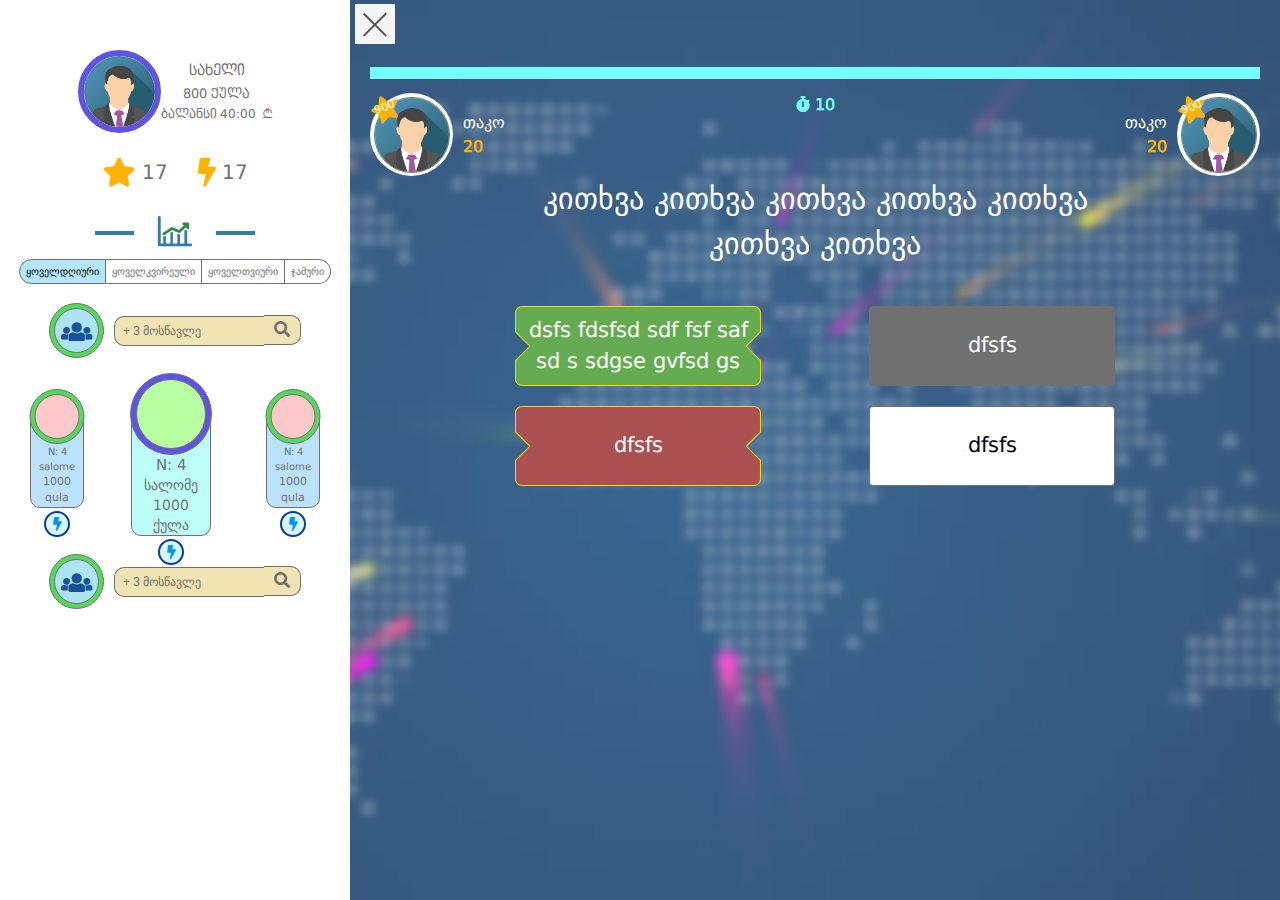
<file: 3question.html>
<!DOCTYPE html>
<html>
    <head>
        <meta charset="utf-8">
        <meta name="viewport" content="width=device-width, initial-scale=1.0">
        <meta http-equiv="X-UA-Compatible" content="IE=edge">

        <title>Collapsible sidebar using Bootstrap 3</title>
<script src="https://ajax.googleapis.com/ajax/libs/jquery/3.3.1/jquery.min.js"></script>

<!-- Popper JS -->
<script src="https://cdnjs.cloudflare.com/ajax/libs/popper.js/1.12.9/umd/popper.min.js"></script>

<!-- Latest compiled JavaScript -->
<script src="https://maxcdn.bootstrapcdn.com/bootstrap/4.0.0/js/bootstrap.min.js"></script>
<link rel="stylesheet" type="text/css" href="css/bootstrap.css">
<link rel="stylesheet" type="text/css" href="css/fontawesome-all.css">
        <!-- Our Custom CSS -->
        <link rel="stylesheet" href="style.css">
    </head>
    <body>



        <div class="wrapper">
            <!-- Sidebar Holder -->
          
               <aside id="sidebar" class="game_left_side d-inline-block">
	   	<div class="person_info d-flex align-items-center justify-content-center">
		      	 <div class="avatar">
		      	 	<img src="images/img_avatar.png">
		      	 </div>
		      	 <div class="text_info">
		      	 <div class="name">
		      	 	სახელი
		      	 </div>
		      	 <div class="point">
		      	   <span>800</span> ქულა
		      	 </div>
		      	 <div class="blance">
		      	   ბალანსი<span>40:00</span> ₾
		      	 </div>
		      	</div>
		  </div>
		  <div class="energi_point  w-50 mt-4 mb-4 mx-auto d-flex ">
		  	  <div class="col d-flex align-items-center justify-content-center">
		  	  	 <i class="fas fa-star"></i><span>17</span>
		  	  </div>
		  	  <div class="col d-flex align-items-center justify-content-center">
		  	  	 <i class="fas fa-bolt"></i><span>17</span>
		  	  </div>
		  </div>
		  <div class="chart text-center">
              <span> </span>
		  	 <img class="mx-3" src="images/chart.svg">
		  	  <span> </span>
		  </div>
		  <div class="game_tabs">
		  	   <!-- Nav tabs -->
  <ul class="nav nav-tabs" role="tablist">
    <li class="nav-item">
      <a class="nav-link active" data-toggle="tab" href="#game_menu">ყოველდღიური</a>
    </li>
    <li class="nav-item">
      <a class="nav-link" data-toggle="tab" href="#game_menu1"> ყოველკვირეული</a>
    </li>
    <li class="nav-item">
      <a class="nav-link" data-toggle="tab" href="#game_menu2">ყოველთვიური</a>
    </li>
    <li class="nav-item">
      <a class="nav-link" data-toggle="tab" href="#game_menu3">ჯამური</a>
    </li>
  </ul>

  <!-- Tab panes -->
  <div class="tab-content">
    <div id="game_menu" class="container tab-pane active ">    
    	<div class="saarch_up_stuent d-flex align-items-center justify-content-center ">
    	 <div class="avatar d-flex align-items-center justify-content-center">
    	 	<div class="text-center">
    	 		 <i class="fas fa-users"></i>
    	 	</div>
    	 </div>
    	 <div>
    	 <input class="formClear" value="+ 3 მოსწავლე" type="#" name=""><button><i class="fas fa-search"></i></button>
    	</div>
    </div>
    <div class="row gameer_reitings">
    	 <div class="col p-1 align-self-center">
    	 	 <div class="gamer text-center mx-auto ">
    	 	 	 <div class="avatar d-flex justify-content-center align-items-center">
    	 	 	 	 <div>
    	 	 	 	 	
    	 	 	 	 </div>
    	 	 	 </div>
    	 	 	<div> N: <span>4</span></div>
    	 	 	<div class="name"> 
    	 	 		salome
    	 	 	</div>
    	 	 	<div class="point">
    	 	 		<span>1000</span> qula
    	 	 	</div>
    	 	 	<div class="bolt">
    	 	 		<i class="fas fa-bolt"></i>
    	 	 	</div>
    	 	 </div>
    	 </div>
    	  <div class="col p-1 align-self-center ">
    	 	 <div class="gamer mx-auto curent text-center">
    	 	 	 <div class="avatar d-flex justify-content-center align-items-center">
    	 	 	 	 <div>
    	 	 	 	 	
    	 	 	 	 </div>
    	 	 	 </div>
    	 	 	<div class="number"> N: <span>4</span></div>
    	 	 	<div class="name"> 
    	 	 		სალომე
    	 	 	</div>
    	 	 	<div class="point">
    	 	 		<span>1000</span> ქულა
    	 	 	</div>
    	 	 	<div class="bolt d-flex justify-content-center align-items-center">
    	 	 		<i class="fas fa-bolt"></i>
    	 	 	</div>
    	 	 </div>
    	 </div>s
    	  <div class="col p-1 align-self-center ">
    	 	 <div class="gamer mx-auto  text-center">
    	 	 	 <div class="avatar d-flex justify-content-center align-items-center">
    	 	 	 	 <div>
    	 	 	 	 	
    	 	 	 	 </div>
    	 	 	 </div>
    	 	 	<div> N: <span>4</span></div>
    	 	 	<div class="name"> 
    	 	 		salome
    	 	 	</div>
    	 	 	<div class="point">
    	 	 		<span>1000</span> qula
    	 	 	</div>
    	 	 	<div class="bolt d-flex align-items-center justify-content-center">
    	 	 		<i class="fas fa-bolt"></i>
    	 	 	</div>
    	 	 </div>
    	 </div>
    </div>
    <div class="saarch_up_stuent d-flex align-items-center justify-content-center ">
    	 <div class="avatar d-flex align-items-center justify-content-center">
    	 	<div class="text-center">
    	 		 <i class="fas fa-users"></i>
    	 	</div>
    	 </div>
    	 <div>
    	 <input class="formClear" value="+ 3 მოსწავლე" type="#" name=""><button><i class="fas fa-search"></i></button>
    	</div>
    </div>
    </div>
    <div id="game_menu1" class="container tab-pane fade"><br>
      <h3>Menu 1</h3>
      <p>Ut enim ad minim veniam, quis nostrud exercitation ullamco laboris nisi ut aliquip ex ea commodo consequat.</p>
    </div>
    <div id="game_menu2" class="container tab-pane fade"><br>
      <h3>Menu 2</h3>
      <p>Sed ut perspiciatis unde omnis iste natus error sit voluptatem accusantium doloremque laudantium, totam rem aperiam.</p>
    </div>
    <div id="game_menu3" class="container tab-pane fade"><br>
      <h3>Menu 2</h3>
      <p>Sed ut perspiciatis unde omnis iste natus error sit voluptatem accusantium doloremque laudantium, totam rem aperiam.</p>
    </div>
  </div>
		  </div>
	   </aside>
           

            <!-- Page Content Holder -->
            <div id="content">

                <div class="">
                    <div class="container-fluid">

                        <div class="navbar-header">
                            <button type="button" id="sidebarCollapse" class="navbar-btn">
                                <span></span>
                                <span></span>
                                <span></span>
                            </button>
                        </div>

                      
                    </div>
                </div>

             <!--    
              <div class="map">
                  <img src="images/map23.png">
              </div> -->
              <!-- search gamer  -->
<!-- 
                 <div class="search_gamer_block">
                      <div class="players">
                           <div class="left d-inline-block ">
                           <span> <img src="images/img_avatar.png"> </span>
        
                           </div>
                           <div class="right float-right">
                            <i class="fas fa-question-circle"></i>
                                <span> <img src="images/img_avatar.png"> </span>
                           </div>
                      </div> 
                       <div class="search_box">
                        <div class="d-flex align-items-center justify-content-center ">
                            <input class="formClear" type="#" value="მოძებნე მეგობარი" name=""> <button><i class="fas fa-search"></i></button>
                        </div>
                            <br>
                            <div class="search_resalts">
                                   <div class="searched_gamers d-flex align-items-center justify-content-center">
                                        <div class="avatar ">
                                           <img src="images/img_avatar.png">
                                        </div>
                                        <div class="gamer_info d-flex align-items-center">
                                           <span class="number"> N:<span>6</span> </span> 
                                           სალომე <sapn class='pint'> 1000 </sapn> ქულა
                                        </div>
                                        <a href="" class="bolt d-flex justify-content-center align-items-center">
                                              <i class="fas fa-bolt"></i>
                                        </a>

                                   </div>

                                   <div class="searched_gamers d-flex align-items-center justify-content-center">
                                        <div class="avatar ">
                                           <img src="images/img_avatar.png">
                                        </div>
                                        <div class="gamer_info d-flex align-items-center">
                                           <span class="number"> N:<span>6</span> </span> 
                                           სალომე <sapn class='pint'> 1000 </sapn> ქულა
                                        </div>
                                        <a href="" class="bolt d-flex justify-content-center align-items-center">

                                             <i class="fas fa-bolt"></i>
                                        </a>

                                   </div>
                                   <div class="searched_gamers d-flex align-items-center justify-content-center">
                                        <div class="avatar ">
                                           <img src="images/img_avatar.png">
                                        </div>
                                        <div class="gamer_info d-flex align-items-center">
                                           <span class="number"> N:<span>6</span> </span> 
                                           სალომე <sapn class='pint'> 1000 </sapn> ქულა
                                        </div>
                                        <a href="" class="bolt d-flex justify-content-center align-items-center">

                                             <i class="fas fa-bolt"></i>
                                        </a>

                                   </div>
                                   <div class="searched_gamers d-flex align-items-center justify-content-center">
                                        <div class="avatar ">
                                           <img src="images/img_avatar.png">
                                        </div>
                                        <div class="gamer_info d-flex align-items-center">
                                           <span class="number"> N:<span>6</span> </span> 
                                           სალომე <sapn class='pint'> 1000 </sapn> ქულა
                                        </div>
                                        <a href="" class="bolt d-flex justify-content-center align-items-center">

                                             <i class="fas fa-bolt"></i>
                                        </a>

                                   </div>
                            </div>

                       </div> 
                       </div> -->

                       <!--============== end search gamers=============== -->









                       <!-- ====================start game=================== -->

                    <!--    <div class="start_game">
                              <div class="gamerVSgamer d-flex align-items-center  justify-content-between ">
                                   <div class="gamerVS  text-center ">
                                     <div class="outline d-flex align-items-center justify-content-center">
                                     <div class="avatar">
                                        <div class="star">
                                        <div class="point">900</div>
                                        <i class="fas fa-star"></i>
                                        </div>

                                        <img src="images/img_avatar.png">
                                    </div>
                                </div>
                                <div class="name">
                                    თაკო
                                </div>
                                <div class="number">
                                   N:5
                                </div>
                                <div class="point">
                                     <span>800</span> ქულა
                                </div>
                                   </div>
                                   <div class="boltVS">
                                        <img class="" src="images/Path.png">
                                   </div>
                                   <div class="gamerVS text-center">
                                         <div class="outline d-flex align-items-center justify-content-center">
                                     <div class="avatar">
                                        <div class="star">
                                        <div class="point">900</div>
                                        <i class="fas fa-star"></i>
                                        </div>

                                        <img src="images/img_avatar.png">
                                    </div>
                                </div>
                                <div class="name">
                                    თაკო
                                </div>
                                <div class="number">
                                   N:5
                                </div>
                                <div class="point">
                                     <span>800</span> ქულა
                                </div>
                                   </div>
                              </div>
                              <div class="text-center">

                                 <button  class="start_btn btn">დაწყება</button>
                                  
                              </div>
                       </div> -->
                       <!--================= end start game ===============-->



                       <div class="question_page">
                           
                       
                       <div class="VStiemer ">
                              <div style=" " id="timer_line" class="Timer_line">
                                    
                              </div>
                              <div class="outVS d-flex align-items-center justify-content-between">
                              <div class="VS2 d-flex align-items-center ">
                                    <div class="outline d-flex align-items-center justify-content-center">
                                     <div class="avatar">
                                        <div class="star">
                                        <div class="point">900</div>
                                        <i class="fas fa-star"></i>
                                        </div>

                                        <img src="images/img_avatar.png">
                                    </div>
                                    
                                </div>
                                <div class="name">
                                         თაკო
                                          <div class="point2">
                                        20
                                    </div>
                                    </div>
                                   
                              </div>
                          

                          <div class="timer">
                              <i class="fas fa-stopwatch"></i> <span id="game_timer_time" class="timer_time">10</span>
                          </div>
                          <div class="outVS d-flex align-items-center">
                              <div class="VS2 d-flex align-items-center ">
                                <div class="name">
                                         თაკო
                                          <div class="point2 text-right">
                                        20
                                    </div>
                                    </div>
                                    <div class="outline d-flex align-items-center justify-content-center">
                                     <div class="avatar">
                                        <div class="star">
                                        <div class="point">900</div>
                                        <i class="fas fa-star"></i>
                                        </div>

                                        <img src="images/img_avatar.png">
                                    </div>
                                    
                                </div>
                                
                                   
                              </div>
                          </div>
                       </div>
                   </div>

                     <div class="question_block">
                           <div class="question">
                                კითხვა კითხვა კითხვა კითხვა კითხვა კითხვა კითხვა
                           </div>
                           <div class="container">
                            <div class="row d-flex justify-content-between">
                                <a href=""> 
                                <div class="answer corect">
                                     dsfs fdsfsd  sdf fsf saf sd s  sdgse gvfsd gs
                                    
                                </div>
                                 </a>
                                <a href="">
                                 <div class="answer other ">
                                     dfsfs 
                                </div>
                                </a>
                                <a href="#">
                                  <div class="answer wrong">
                                    dfsfs
                                </div>
                            </a>
                            <a href="#">
                                  <div class="answer">
                                    dfsfs
                                </div>
                            </a>
                            </div>
                           </div>

                     </div>

                   </div>
                   <script type="text/javascript">
                     
                     var timeleft = 10;
                     var transitonFor=10;
var downloadTimer = setInterval(function(){
   
  document.getElementById("game_timer_time").innerHTML =timeleft;
  document.getElementById("timer_line").style.width=0+'%';
  document.getElementById("timer_line").style.transition = transitonFor+'s';
  document.getElementById("timer_line").style.transitionTimingFunction='linear'

  if(timeleft <= 0){
    clearInterval(downloadTimer)
  }
timeleft--;
  

},1000);
                   </script>




                   <!-- ===========  end question================== -->



                  <!-- <div class="end_game">
                    <div class="win lost  text-center">
                         <span>შენ წააგე</span>  <span> შენ მოიგე</span>
                    </div>
                         <div class="VStiemer ">
                              
                              <div class="outVS d-flex align-items-center justify-content-between">
                              <div class="VS2 red d-flex align-items-center ">
                                 <div class="name">
                                        
                                          <div class="point2 red">
                                        20
                                    </div>
                                    </div>
                                    <div class="outline d-flex align-items-center justify-content-center">
                                     <div class="avatar">
                                        <div class="star">
                                        <div class="point">900</div>
                                        <i class="fas fa-star"></i>
                                        </div>

                                        <img src="images/img_avatar.png">
                                    </div>
                                    
                                </div>
                               
                                   
                              </div>
                          

                          <div class="timer">
                             <img src="images/Path.png">
                          </div>
                          <div class="outVS d-flex align-items-center">
                              <div class="VS2 green  d-flex align-items-center ">
                                
                                    <div class="outline d-flex align-items-center justify-content-center">
                                     <div class="avatar">
                                        <div class="star">
                                        <div class="point">900</div>
                                        <i class="fas fa-star"></i>
                                        </div>

                                        <img src="images/img_avatar.png">
                                    </div>
                                    
                                </div>
                                <div class="name">
                                      
                                          <div class="point2 green text-right">
                                        20
                                    </div>
                                    </div>
                                
                                   
                              </div>
                          </div>
                       </div>
                   </div>

                   <div class="btn_group d-flex justify-content-between">
                      <a href="#"> გაიმორე თამაში </a>
                      <a href="#"> კითხვების ნახვა </a>
                      <a href="#"> გმოიწვიე და შეეჯიბრე </a>
                   </div>


                  </div> -->

       <!-- ================================ -->


   <!-- <div class="Previous_questions"> 
        <div class="Previous_question_block" >
              <div class="VStiemer ">
                              <div class="Timer_line">
                                    
                              </div>
                              <div class="outVS d-flex align-items-center justify-content-between">
                              <div class="VS2 d-flex align-items-center ">
                                    <div class="outline d-flex align-items-center justify-content-center">
                                     <div class="avatar">
                                        <div class="star">
                                        <div class="point">900</div>
                                        <i class="fas fa-star"></i>
                                        </div>

                                        <img src="images/img_avatar.png">
                                    </div>
                                    
                                </div>
                                <div class="name">
                                         თაკო
                                          <div class="point2">
                                        20
                                    </div>
                                    </div>
                                   
                              </div>
                          

                          <div class="timer">
                              <i class="fas fa-stopwatch"></i> <span class="timer_time">20</span>
                          </div>
                          <div class="outVS d-flex align-items-center">
                              <div class="VS2 d-flex align-items-center ">
                                <div class="name">
                                         თაკო
                                          <div class="point2 text-right">
                                        20
                                    </div>
                                    </div>
                                    <div class="outline d-flex align-items-center justify-content-center">
                                     <div class="avatar">
                                        <div class="star">
                                        <div class="point">900</div>
                                        <i class="fas fa-star"></i>
                                        </div>

                                        <img src="images/img_avatar.png">
                                    </div>
                                    
                                </div>
                                
                                   
                              </div>
                          </div>
                       </div>
                   </div>


                   <div class="qestion">
                      საბეჭდი და ტიპოგრაფიული ინდუსტრიის უშინაარსო ტექსტია. იგი სტანდარტად 1500-იანი
                   </div>
                  <div class="ansvers ">
                        <div class="ansvers_box corect d-flex align-items-center justify-content-center">
                            <span>სწორი პასუხი</span>
                        </div>
                        <div class="ansvers_box wrong d-flex align-items-center justify-content-center">
                            <span>არასწორი პასუხი</span>
                        </div>
                        <div class="ansvers_box d-flex align-items-center justify-content-center">
                            <span>სავარაუდო პასუხი</span>
                        </div>
                        <div class="ansvers_box d-flex align-items-center justify-content-center">
                            <span>სავარაუდო პასუხი</span>
                        </div>
                  </div>

                  
                     <a class="previous" href="#"><i class="fas fa-angle-left"></i>  </a>
                     <a class="next" href="#"> <i class="fas fa-angle-right"></i> </a>
                
        </div>
        <div class="question_caunt text-center my-3 ">
            <span>1</span>/<span>7</span>
        </div>
        <div class="btn_group d-flex justify-content-between mt-5">
           <a href="#">გაიმეორე თამაში</a>
           <a href="#">გამოიწვიე და შეეჯიბრე</a>
        </div>
   </div>
 -->




                 </div>


       

               
            </div>
        </div>





        <!-- jQuery CDN -->
         <!-- script src="https://code.jquery.com/jquery-1.12.0.min.js"></script> -->
         <!-- Bootstrap Js CDN -->
         <!-- <script src="https://maxcdn.bootstrapcdn.com/bootstrap/3.3.7/js/bootstrap.min.js"></script>
 -->
         <script type="text/javascript">
             $(document).ready(function () {
                 $('#sidebarCollapse').on('click', function () {
                     $('#sidebar').toggleClass('active');
                     $(this).toggleClass('active');
                 });
             });


             $(function(){
      
      $('.formClear').each(function(index, element) {
    var $element = $(element);
    var defaultValue = $element.val();
    // $element.css('background-color', '#555555');
    $element.focus(function() {
        var actualValue = $element.val();
        if (actualValue == defaultValue) {
            $element.val('');
            // $element.css('background-color', '#3399FF');
        }
    });
    $element.blur(function() {
        var actualValue = $element.val();
        if (!actualValue) {
            $element.val(defaultValue);
            // $element.css('background-color', '#555555');
        }
    });
});
    
    

    });
         </script>
    </body>
</html>
</file>
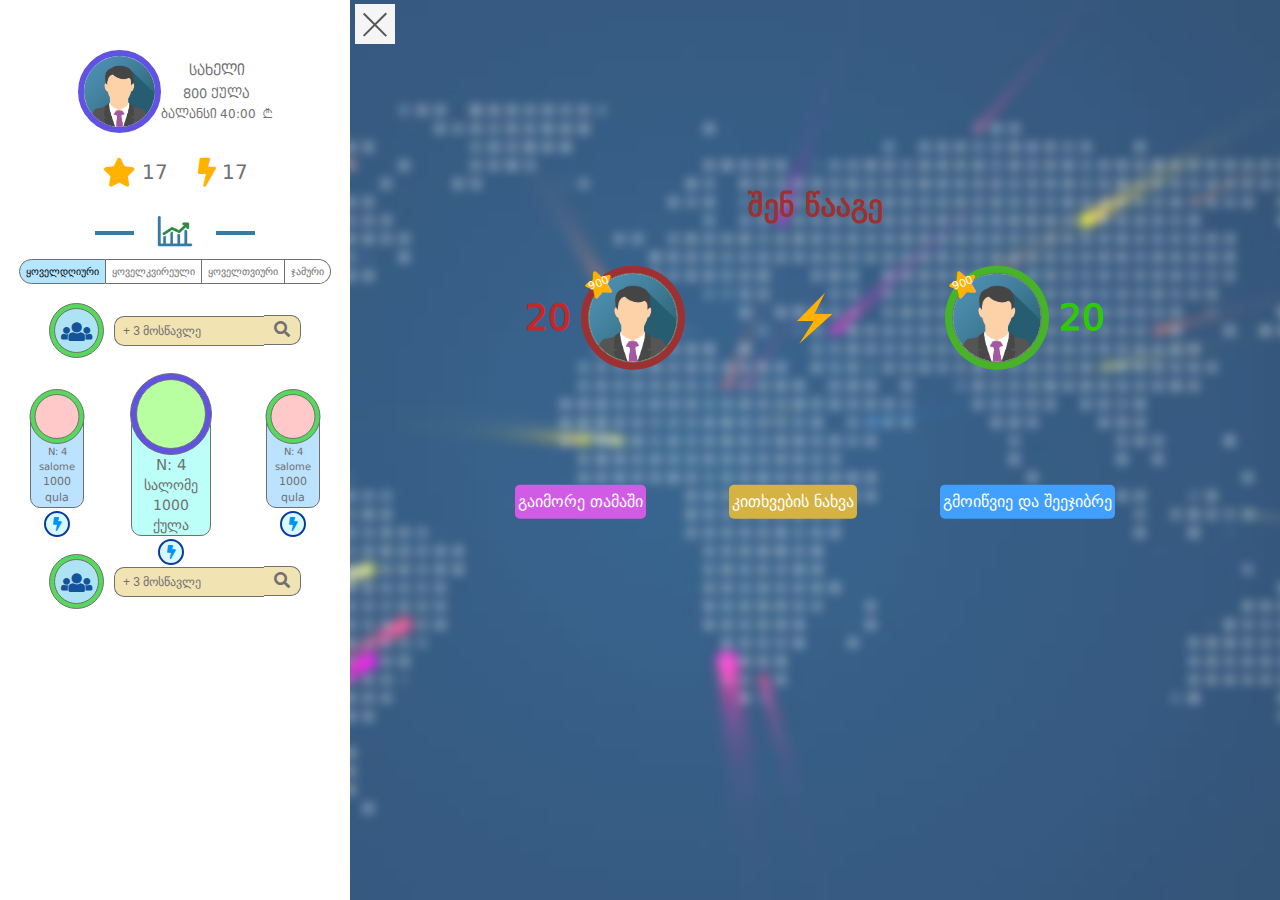
<file: 4endgame.html>
<!DOCTYPE html>
<html>
    <head>
        <meta charset="utf-8">
        <meta name="viewport" content="width=device-width, initial-scale=1.0">
        <meta http-equiv="X-UA-Compatible" content="IE=edge">

        <title>Collapsible sidebar using Bootstrap 3</title>
<script src="https://ajax.googleapis.com/ajax/libs/jquery/3.3.1/jquery.min.js"></script>

<!-- Popper JS -->
<script src="https://cdnjs.cloudflare.com/ajax/libs/popper.js/1.12.9/umd/popper.min.js"></script>

<!-- Latest compiled JavaScript -->
<script src="https://maxcdn.bootstrapcdn.com/bootstrap/4.0.0/js/bootstrap.min.js"></script>
<link rel="stylesheet" type="text/css" href="css/bootstrap.css">
<link rel="stylesheet" type="text/css" href="css/fontawesome-all.css">
        <!-- Our Custom CSS -->
        <link rel="stylesheet" href="style.css">
    </head>
    <body>



        <div class="wrapper">
            <!-- Sidebar Holder -->
          
               <aside id="sidebar" class="game_left_side d-inline-block">
	   	<div class="person_info d-flex align-items-center justify-content-center">
		      	 <div class="avatar">
		      	 	<img src="images/img_avatar.png">
		      	 </div>
		      	 <div class="text_info">
		      	 <div class="name">
		      	 	სახელი
		      	 </div>
		      	 <div class="point">
		      	   <span>800</span> ქულა
		      	 </div>
		      	 <div class="blance">
		      	   ბალანსი<span>40:00</span> ₾
		      	 </div>
		      	</div>
		  </div>
		  <div class="energi_point  w-50 mt-4 mb-4 mx-auto d-flex ">
		  	  <div class="col d-flex align-items-center justify-content-center">
		  	  	 <i class="fas fa-star"></i><span>17</span>
		  	  </div>
		  	  <div class="col d-flex align-items-center justify-content-center">
		  	  	 <i class="fas fa-bolt"></i><span>17</span>
		  	  </div>
		  </div>
		  <div class="chart text-center">
              <span> </span>
		  	 <img class="mx-3" src="images/chart.svg">
		  	  <span> </span>
		  </div>
		  <div class="game_tabs">
		  	   <!-- Nav tabs -->
  <ul class="nav nav-tabs" role="tablist">
    <li class="nav-item">
      <a class="nav-link active" data-toggle="tab" href="#game_menu">ყოველდღიური</a>
    </li>
    <li class="nav-item">
      <a class="nav-link" data-toggle="tab" href="#game_menu1"> ყოველკვირეული</a>
    </li>
    <li class="nav-item">
      <a class="nav-link" data-toggle="tab" href="#game_menu2">ყოველთვიური</a>
    </li>
    <li class="nav-item">
      <a class="nav-link" data-toggle="tab" href="#game_menu3">ჯამური</a>
    </li>
  </ul>

  <!-- Tab panes -->
  <div class="tab-content">
    <div id="game_menu" class="container tab-pane active ">    
    	<div class="saarch_up_stuent d-flex align-items-center justify-content-center ">
    	 <div class="avatar d-flex align-items-center justify-content-center">
    	 	<div class="text-center">
    	 		 <i class="fas fa-users"></i>
    	 	</div>
    	 </div>
    	 <div>
    	 <input class="formClear" value="+ 3 მოსწავლე" type="#" name=""><button><i class="fas fa-search"></i></button>
    	</div>
    </div>
    <div class="row gameer_reitings">
    	 <div class="col p-1 align-self-center">
    	 	 <div class="gamer text-center mx-auto ">
    	 	 	 <div class="avatar d-flex justify-content-center align-items-center">
    	 	 	 	 <div>
    	 	 	 	 	
    	 	 	 	 </div>
    	 	 	 </div>
    	 	 	<div> N: <span>4</span></div>
    	 	 	<div class="name"> 
    	 	 		salome
    	 	 	</div>
    	 	 	<div class="point">
    	 	 		<span>1000</span> qula
    	 	 	</div>
    	 	 	<div class="bolt">
    	 	 		<i class="fas fa-bolt"></i>
    	 	 	</div>
    	 	 </div>
    	 </div>
    	  <div class="col p-1 align-self-center ">
    	 	 <div class="gamer mx-auto curent text-center">
    	 	 	 <div class="avatar d-flex justify-content-center align-items-center">
    	 	 	 	 <div>
    	 	 	 	 	
    	 	 	 	 </div>
    	 	 	 </div>
    	 	 	<div class="number"> N: <span>4</span></div>
    	 	 	<div class="name"> 
    	 	 		სალომე
    	 	 	</div>
    	 	 	<div class="point">
    	 	 		<span>1000</span> ქულა
    	 	 	</div>
    	 	 	<div class="bolt d-flex justify-content-center align-items-center">
    	 	 		<i class="fas fa-bolt"></i>
    	 	 	</div>
    	 	 </div>
    	 </div>s
    	  <div class="col p-1 align-self-center ">
    	 	 <div class="gamer mx-auto  text-center">
    	 	 	 <div class="avatar d-flex justify-content-center align-items-center">
    	 	 	 	 <div>
    	 	 	 	 	
    	 	 	 	 </div>
    	 	 	 </div>
    	 	 	<div> N: <span>4</span></div>
    	 	 	<div class="name"> 
    	 	 		salome
    	 	 	</div>
    	 	 	<div class="point">
    	 	 		<span>1000</span> qula
    	 	 	</div>
    	 	 	<div class="bolt d-flex align-items-center justify-content-center">
    	 	 		<i class="fas fa-bolt"></i>
    	 	 	</div>
    	 	 </div>
    	 </div>
    </div>
    <div class="saarch_up_stuent d-flex align-items-center justify-content-center ">
    	 <div class="avatar d-flex align-items-center justify-content-center">
    	 	<div class="text-center">
    	 		 <i class="fas fa-users"></i>
    	 	</div>
    	 </div>
    	 <div>
    	 <input class="formClear" value="+ 3 მოსწავლე" type="#" name=""><button><i class="fas fa-search"></i></button>
    	</div>
    </div>
    </div>
    <div id="game_menu1" class="container tab-pane fade"><br>
      <h3>Menu 1</h3>
      <p>Ut enim ad minim veniam, quis nostrud exercitation ullamco laboris nisi ut aliquip ex ea commodo consequat.</p>
    </div>
    <div id="game_menu2" class="container tab-pane fade"><br>
      <h3>Menu 2</h3>
      <p>Sed ut perspiciatis unde omnis iste natus error sit voluptatem accusantium doloremque laudantium, totam rem aperiam.</p>
    </div>
    <div id="game_menu3" class="container tab-pane fade"><br>
      <h3>Menu 2</h3>
      <p>Sed ut perspiciatis unde omnis iste natus error sit voluptatem accusantium doloremque laudantium, totam rem aperiam.</p>
    </div>
  </div>
		  </div>
	   </aside>
           

            <!-- Page Content Holder -->
            <div id="content">

                <div class="">
                    <div class="container-fluid">

                        <div class="navbar-header">
                            <button type="button" id="sidebarCollapse" class="navbar-btn">
                                <span></span>
                                <span></span>
                                <span></span>
                            </button>
                        </div>

                      
                    </div>
                </div>

             <!--    
              <div class="map">
                  <img src="images/map23.png">
              </div> -->
              <!-- search gamer  -->
<!-- 
                 <div class="search_gamer_block">
                      <div class="players">
                           <div class="left d-inline-block ">
                           <span> <img src="images/img_avatar.png"> </span>
        
                           </div>
                           <div class="right float-right">
                            <i class="fas fa-question-circle"></i>
                                <span> <img src="images/img_avatar.png"> </span>
                           </div>
                      </div> 
                       <div class="search_box">
                        <div class="d-flex align-items-center justify-content-center ">
                            <input class="formClear" type="#" value="მოძებნე მეგობარი" name=""> <button><i class="fas fa-search"></i></button>
                        </div>
                            <br>
                            <div class="search_resalts">
                                   <div class="searched_gamers d-flex align-items-center justify-content-center">
                                        <div class="avatar ">
                                           <img src="images/img_avatar.png">
                                        </div>
                                        <div class="gamer_info d-flex align-items-center">
                                           <span class="number"> N:<span>6</span> </span> 
                                           სალომე <sapn class='pint'> 1000 </sapn> ქულა
                                        </div>
                                        <a href="" class="bolt d-flex justify-content-center align-items-center">
                                              <i class="fas fa-bolt"></i>
                                        </a>

                                   </div>

                                   <div class="searched_gamers d-flex align-items-center justify-content-center">
                                        <div class="avatar ">
                                           <img src="images/img_avatar.png">
                                        </div>
                                        <div class="gamer_info d-flex align-items-center">
                                           <span class="number"> N:<span>6</span> </span> 
                                           სალომე <sapn class='pint'> 1000 </sapn> ქულა
                                        </div>
                                        <a href="" class="bolt d-flex justify-content-center align-items-center">

                                             <i class="fas fa-bolt"></i>
                                        </a>

                                   </div>
                                   <div class="searched_gamers d-flex align-items-center justify-content-center">
                                        <div class="avatar ">
                                           <img src="images/img_avatar.png">
                                        </div>
                                        <div class="gamer_info d-flex align-items-center">
                                           <span class="number"> N:<span>6</span> </span> 
                                           სალომე <sapn class='pint'> 1000 </sapn> ქულა
                                        </div>
                                        <a href="" class="bolt d-flex justify-content-center align-items-center">

                                             <i class="fas fa-bolt"></i>
                                        </a>

                                   </div>
                                   <div class="searched_gamers d-flex align-items-center justify-content-center">
                                        <div class="avatar ">
                                           <img src="images/img_avatar.png">
                                        </div>
                                        <div class="gamer_info d-flex align-items-center">
                                           <span class="number"> N:<span>6</span> </span> 
                                           სალომე <sapn class='pint'> 1000 </sapn> ქულა
                                        </div>
                                        <a href="" class="bolt d-flex justify-content-center align-items-center">

                                             <i class="fas fa-bolt"></i>
                                        </a>

                                   </div>
                            </div>

                       </div> 
                       </div> -->

                       <!--============== end search gamers=============== -->









                       <!-- ====================start game=================== -->

                    <!--    <div class="start_game">
                              <div class="gamerVSgamer d-flex align-items-center  justify-content-between ">
                                   <div class="gamerVS  text-center ">
                                     <div class="outline d-flex align-items-center justify-content-center">
                                     <div class="avatar">
                                        <div class="star">
                                        <div class="point">900</div>
                                        <i class="fas fa-star"></i>
                                        </div>

                                        <img src="images/img_avatar.png">
                                    </div>
                                </div>
                                <div class="name">
                                    თაკო
                                </div>
                                <div class="number">
                                   N:5
                                </div>
                                <div class="point">
                                     <span>800</span> ქულა
                                </div>
                                   </div>
                                   <div class="boltVS">
                                        <img class="" src="images/Path.png">
                                   </div>
                                   <div class="gamerVS text-center">
                                         <div class="outline d-flex align-items-center justify-content-center">
                                     <div class="avatar">
                                        <div class="star">
                                        <div class="point">900</div>
                                        <i class="fas fa-star"></i>
                                        </div>

                                        <img src="images/img_avatar.png">
                                    </div>
                                </div>
                                <div class="name">
                                    თაკო
                                </div>
                                <div class="number">
                                   N:5
                                </div>
                                <div class="point">
                                     <span>800</span> ქულა
                                </div>
                                   </div>
                              </div>
                              <div class="text-center">

                                 <button  class="start_btn btn">დაწყება</button>
                                  
                              </div>
                       </div> -->
                       <!--================= end start game ===============-->



                      <!--  <div class="question_page">
                           
                       
                       <div class="VStiemer ">
                              <div class="Timer_line">
                                    
                              </div>
                              <div class="outVS d-flex align-items-center justify-content-between">
                              <div class="VS2 d-flex align-items-center ">
                                    <div class="outline d-flex align-items-center justify-content-center">
                                     <div class="avatar">
                                        <div class="star">
                                        <div class="point">900</div>
                                        <i class="fas fa-star"></i>
                                        </div>

                                        <img src="images/img_avatar.png">
                                    </div>
                                    
                                </div>
                                <div class="name">
                                         თაკო
                                          <div class="point2">
                                        20
                                    </div>
                                    </div>
                                   
                              </div>
                          

                          <div class="timer">
                              <i class="fas fa-stopwatch"></i> <span class="timer_time">20</span>
                          </div>
                          <div class="outVS d-flex align-items-center">
                              <div class="VS2 d-flex align-items-center ">
                                <div class="name">
                                         თაკო
                                          <div class="point2 text-right">
                                        20
                                    </div>
                                    </div>
                                    <div class="outline d-flex align-items-center justify-content-center">
                                     <div class="avatar">
                                        <div class="star">
                                        <div class="point">900</div>
                                        <i class="fas fa-star"></i>
                                        </div>

                                        <img src="images/img_avatar.png">
                                    </div>
                                    
                                </div>
                                
                                   
                              </div>
                          </div>
                       </div>
                   </div>

                     <div class="question_block">
                           <div class="question">
                                კითხვა კითხვა კითხვა კითხვა კითხვა კითხვა კითხვა
                           </div>
                           <div class="container">
                            <div class="row d-flex justify-content-between">
                                <a href=""> 
                                <div class="answer corect">
                                     dsfs fdsfsd  sdf fsf saf sd s  sdgse gvfsd gs
                                    
                                </div>
                                 </a>
                                <a href="">
                                 <div class="answer other ">
                                     dfsfs 
                                </div>
                                </a>
                                <a href="#">
                                  <div class="answer wrong">
                                    dfsfs
                                </div>
                            </a>
                            <a href="#">
                                  <div class="answer">
                                    dfsfs
                                </div>
                            </a>
                            </div>
                           </div>

                     </div>

                   </div>
 -->



                   <!-- ===========  end question================== -->



                  <div class="end_game">
                    <div class="win lost  text-center">
                         <span>შენ წააგე</span>  <span> შენ მოიგე</span>
                    </div>
                         <div class="VStiemer ">
                              
                              <div class="outVS d-flex align-items-center justify-content-between">
                              <div class="VS2 red d-flex align-items-center ">
                                 <div class="name">
                                        
                                          <div class="point2 red">
                                        20
                                    </div>
                                    </div>
                                    <div class="outline d-flex align-items-center justify-content-center">
                                     <div class="avatar">
                                        <div class="star">
                                        <div class="point">900</div>
                                        <i class="fas fa-star"></i>
                                        </div>

                                        <img src="images/img_avatar.png">
                                    </div>
                                    
                                </div>
                               
                                   
                              </div>
                          

                          <div class="timer">
                             <img src="images/Path.png">
                          </div>
                          <div class="outVS d-flex align-items-center">
                              <div class="VS2 green  d-flex align-items-center ">
                                
                                    <div class="outline d-flex align-items-center justify-content-center">
                                     <div class="avatar">
                                        <div class="star">
                                        <div class="point">900</div>
                                        <i class="fas fa-star"></i>
                                        </div>

                                        <img src="images/img_avatar.png">
                                    </div>
                                    
                                </div>
                                <div class="name">
                                      
                                          <div class="point2 green text-right">
                                        20
                                    </div>
                                    </div>
                                
                                   
                              </div>
                          </div>
                       </div>
                   </div>

                   <div class="btn_group d-flex justify-content-between">
                      <a href="#"> გაიმორე თამაში </a>
                      <a href="#"> კითხვების ნახვა </a>
                      <a href="#"> გმოიწვიე და შეეჯიბრე </a>
                   </div>


                  </div>

       <!-- ================================ -->


   <!-- <div class="Previous_questions"> 
        <div class="Previous_question_block" >
              <div class="VStiemer ">
                              <div class="Timer_line">
                                    
                              </div>
                              <div class="outVS d-flex align-items-center justify-content-between">
                              <div class="VS2 d-flex align-items-center ">
                                    <div class="outline d-flex align-items-center justify-content-center">
                                     <div class="avatar">
                                        <div class="star">
                                        <div class="point">900</div>
                                        <i class="fas fa-star"></i>
                                        </div>

                                        <img src="images/img_avatar.png">
                                    </div>
                                    
                                </div>
                                <div class="name">
                                         თაკო
                                          <div class="point2">
                                        20
                                    </div>
                                    </div>
                                   
                              </div>
                          

                          <div class="timer">
                              <i class="fas fa-stopwatch"></i> <span class="timer_time">20</span>
                          </div>
                          <div class="outVS d-flex align-items-center">
                              <div class="VS2 d-flex align-items-center ">
                                <div class="name">
                                         თაკო
                                          <div class="point2 text-right">
                                        20
                                    </div>
                                    </div>
                                    <div class="outline d-flex align-items-center justify-content-center">
                                     <div class="avatar">
                                        <div class="star">
                                        <div class="point">900</div>
                                        <i class="fas fa-star"></i>
                                        </div>

                                        <img src="images/img_avatar.png">
                                    </div>
                                    
                                </div>
                                
                                   
                              </div>
                          </div>
                       </div>
                   </div>


                   <div class="qestion">
                      საბეჭდი და ტიპოგრაფიული ინდუსტრიის უშინაარსო ტექსტია. იგი სტანდარტად 1500-იანი
                   </div>
                  <div class="ansvers ">
                        <div class="ansvers_box corect d-flex align-items-center justify-content-center">
                            <span>სწორი პასუხი</span>
                        </div>
                        <div class="ansvers_box wrong d-flex align-items-center justify-content-center">
                            <span>არასწორი პასუხი</span>
                        </div>
                        <div class="ansvers_box d-flex align-items-center justify-content-center">
                            <span>სავარაუდო პასუხი</span>
                        </div>
                        <div class="ansvers_box d-flex align-items-center justify-content-center">
                            <span>სავარაუდო პასუხი</span>
                        </div>
                  </div>

                  
                     <a class="previous" href="#"><i class="fas fa-angle-left"></i>  </a>
                     <a class="next" href="#"> <i class="fas fa-angle-right"></i> </a>
                
        </div>
        <div class="question_caunt text-center my-3 ">
            <span>1</span>/<span>7</span>
        </div>
        <div class="btn_group d-flex justify-content-between mt-5">
           <a href="#">გაიმეორე თამაში</a>
           <a href="#">გამოიწვიე და შეეჯიბრე</a>
        </div>
   </div>
 -->




                 </div>


       

               
            </div>
        </div>





        <!-- jQuery CDN -->
         <!-- script src="https://code.jquery.com/jquery-1.12.0.min.js"></script> -->
         <!-- Bootstrap Js CDN -->
         <!-- <script src="https://maxcdn.bootstrapcdn.com/bootstrap/3.3.7/js/bootstrap.min.js"></script>
 -->
         <script type="text/javascript">
             $(document).ready(function () {
                 $('#sidebarCollapse').on('click', function () {
                     $('#sidebar').toggleClass('active');
                     $(this).toggleClass('active');
                 });
             });


             $(function(){
      
      $('.formClear').each(function(index, element) {
    var $element = $(element);
    var defaultValue = $element.val();
    // $element.css('background-color', '#555555');
    $element.focus(function() {
        var actualValue = $element.val();
        if (actualValue == defaultValue) {
            $element.val('');
            // $element.css('background-color', '#3399FF');
        }
    });
    $element.blur(function() {
        var actualValue = $element.val();
        if (!actualValue) {
            $element.val(defaultValue);
            // $element.css('background-color', '#555555');
        }
    });
});
    
    

    });
         </script>
    </body>
</html>
</file>
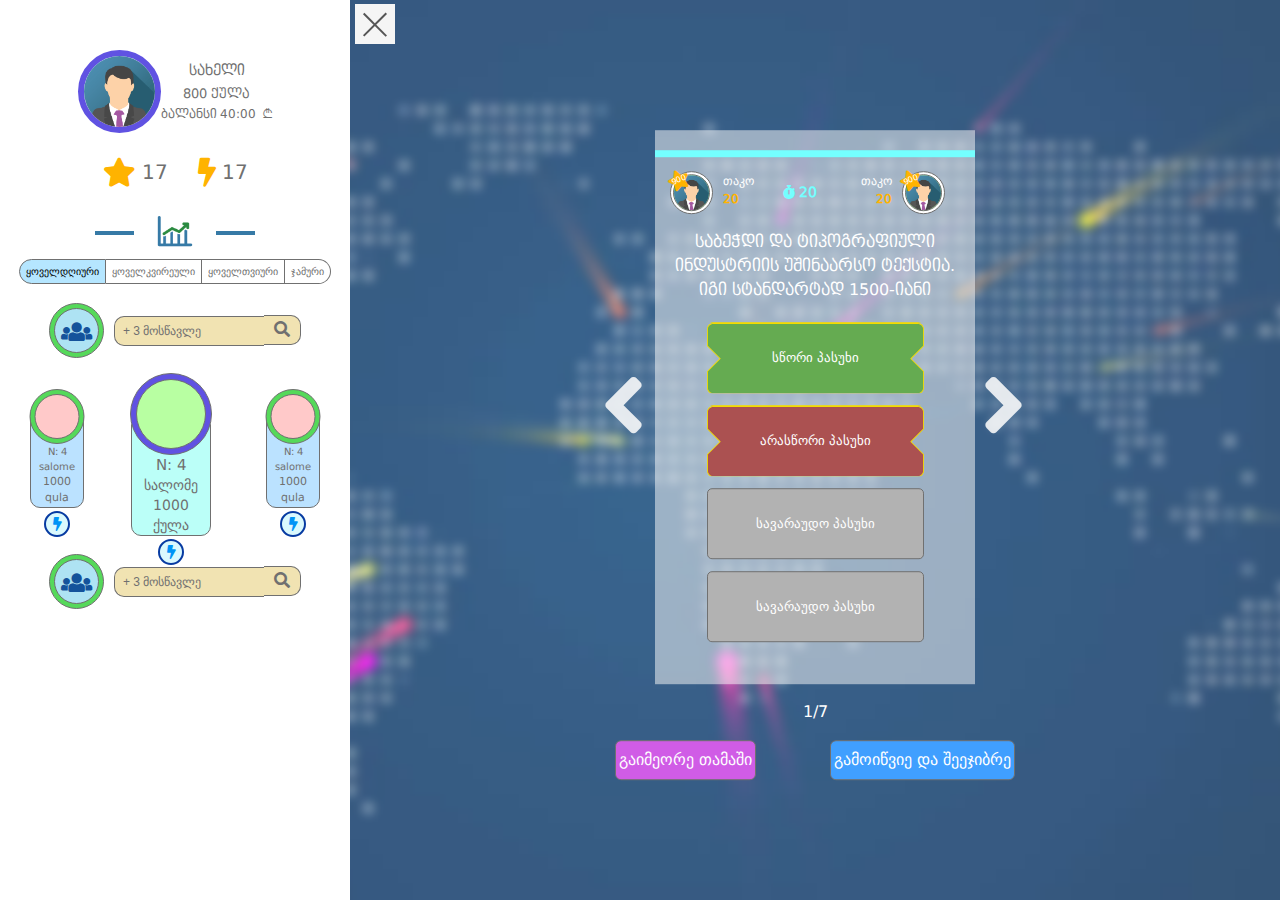
<file: 5overview.html>
<!DOCTYPE html>
<html>
    <head>
        <meta charset="utf-8">
        <meta name="viewport" content="width=device-width, initial-scale=1.0">
        <meta http-equiv="X-UA-Compatible" content="IE=edge">

        <title>Collapsible sidebar using Bootstrap 3</title>
<script src="https://ajax.googleapis.com/ajax/libs/jquery/3.3.1/jquery.min.js"></script>

<!-- Popper JS -->
<script src="https://cdnjs.cloudflare.com/ajax/libs/popper.js/1.12.9/umd/popper.min.js"></script>

<!-- Latest compiled JavaScript -->
<script src="https://maxcdn.bootstrapcdn.com/bootstrap/4.0.0/js/bootstrap.min.js"></script>
<link rel="stylesheet" type="text/css" href="css/bootstrap.css">
<link rel="stylesheet" type="text/css" href="css/fontawesome-all.css">
        <!-- Our Custom CSS -->
        <link rel="stylesheet" href="style.css">
    </head>
    <body>



        <div class="wrapper">
            <!-- Sidebar Holder -->
          
               <aside id="sidebar" class="game_left_side d-inline-block">
	   	<div class="person_info d-flex align-items-center justify-content-center">
		      	 <div class="avatar">
		      	 	<img src="images/img_avatar.png">
		      	 </div>
		      	 <div class="text_info">
		      	 <div class="name">
		      	 	სახელი
		      	 </div>
		      	 <div class="point">
		      	   <span>800</span> ქულა
		      	 </div>
		      	 <div class="blance">
		      	   ბალანსი<span>40:00</span> ₾
		      	 </div>
		      	</div>
		  </div>
		  <div class="energi_point  w-50 mt-4 mb-4 mx-auto d-flex ">
		  	  <div class="col d-flex align-items-center justify-content-center">
		  	  	 <i class="fas fa-star"></i><span>17</span>
		  	  </div>
		  	  <div class="col d-flex align-items-center justify-content-center">
		  	  	 <i class="fas fa-bolt"></i><span>17</span>
		  	  </div>
		  </div>
		  <div class="chart text-center">
              <span> </span>
		  	 <img class="mx-3" src="images/chart.svg">
		  	  <span> </span>
		  </div>
		  <div class="game_tabs">
		  	   <!-- Nav tabs -->
  <ul class="nav nav-tabs" role="tablist">
    <li class="nav-item">
      <a class="nav-link active" data-toggle="tab" href="#game_menu">ყოველდღიური</a>
    </li>
    <li class="nav-item">
      <a class="nav-link" data-toggle="tab" href="#game_menu1"> ყოველკვირეული</a>
    </li>
    <li class="nav-item">
      <a class="nav-link" data-toggle="tab" href="#game_menu2">ყოველთვიური</a>
    </li>
    <li class="nav-item">
      <a class="nav-link" data-toggle="tab" href="#game_menu3">ჯამური</a>
    </li>
  </ul>

  <!-- Tab panes -->
  <div class="tab-content">
    <div id="game_menu" class="container tab-pane active ">    
    	<div class="saarch_up_stuent d-flex align-items-center justify-content-center ">
    	 <div class="avatar d-flex align-items-center justify-content-center">
    	 	<div class="text-center">
    	 		 <i class="fas fa-users"></i>
    	 	</div>
    	 </div>
    	 <div>
    	 <input class="formClear" value="+ 3 მოსწავლე" type="#" name=""><button><i class="fas fa-search"></i></button>
    	</div>
  
       
     </div>

     
    <div class="row gameer_reitings">
    	 <div class="col p-1 align-self-center">
    	 	 <div class="gamer text-center mx-auto ">
    	 	 	 <div class="avatar d-flex justify-content-center align-items-center">
    	 	 	 	 <div>
    	 	 	 	 	
    	 	 	 	 </div>
    	 	 	 </div>
    	 	 	<div> N: <span>4</span></div>
    	 	 	<div class="name"> 
    	 	 		salome
    	 	 	</div>
    	 	 	<div class="point">
    	 	 		<span>1000</span> qula
    	 	 	</div>
    	 	 	<div class="bolt">
    	 	 		<i class="fas fa-bolt"></i>
    	 	 	</div>
    	 	 </div>
    	 </div>
    	  <div class="col p-1 align-self-center ">
    	 	 <div class="gamer mx-auto curent text-center">
    	 	 	 <div class="avatar d-flex justify-content-center align-items-center">
    	 	 	 	 <div>
    	 	 	 	 	
    	 	 	 	 </div>
    	 	 	 </div>
    	 	 	<div class="number"> N: <span>4</span></div>
    	 	 	<div class="name"> 
    	 	 		სალომე
    	 	 	</div>
    	 	 	<div class="point">
    	 	 		<span>1000</span> ქულა
    	 	 	</div>
    	 	 	<div class="bolt d-flex justify-content-center align-items-center">
    	 	 		<i class="fas fa-bolt"></i>
    	 	 	</div>
    	 	 </div>
    	 </div>s
    	  <div class="col p-1 align-self-center ">
    	 	 <div class="gamer mx-auto  text-center">
    	 	 	 <div class="avatar d-flex justify-content-center align-items-center">
    	 	 	 	 <div>
    	 	 	 	 	
    	 	 	 	 </div>
    	 	 	 </div>
    	 	 	<div> N: <span>4</span></div>
    	 	 	<div class="name"> 
    	 	 		salome
    	 	 	</div>
    	 	 	<div class="point">
    	 	 		<span>1000</span> qula
    	 	 	</div>
    	 	 	<div class="bolt d-flex align-items-center justify-content-center">
    	 	 		<i class="fas fa-bolt"></i>
    	 	 	</div>
    	 	 </div>
    	 </div>
    </div>
    <div class="saarch_up_stuent d-flex align-items-center justify-content-center ">
    	 <div class="avatar d-flex align-items-center justify-content-center">
    	 	<div class="text-center">
    	 		 <i class="fas fa-users"></i>
    	 	</div>
    	 </div>
    	 <div>
    	 <input class="formClear" value="+ 3 მოსწავლე" type="#" name=""><button><i class="fas fa-search"></i></button>
    	</div>
    </div>
    </div>
    <div id="game_menu1" class="container tab-pane fade"><br>
      <h3>Menu 1</h3>
      <p>Ut enim ad minim veniam, quis nostrud exercitation ullamco laboris nisi ut aliquip ex ea commodo consequat.</p>
    </div>
    <div id="game_menu2" class="container tab-pane fade"><br>
      <h3>Menu 2</h3>
      <p>Sed ut perspiciatis unde omnis iste natus error sit voluptatem accusantium doloremque laudantium, totam rem aperiam.</p>
    </div>
    <div id="game_menu3" class="container tab-pane fade"><br>
      <h3>Menu 2</h3>
      <p>Sed ut perspiciatis unde omnis iste natus error sit voluptatem accusantium doloremque laudantium, totam rem aperiam.</p>
    </div>
  </div>
		  </div>
	   </aside>
           

            <!-- Page Content Holder -->
            <div id="content">

                <div class="">
                    <div class="container-fluid">

                        <div class="navbar-header">
                            <button type="button" id="sidebarCollapse" class="navbar-btn">
                                <span></span>
                                <span></span>
                                <span></span>
                            </button>
                        </div>

                      
                    </div>
                </div>

             <!--    
              <div class="map">
                  <img src="images/map23.png">
              </div> -->
              <!-- search gamer  -->
<!-- 
                 <div class="search_gamer_block">
                      <div class="players">
                           <div class="left d-inline-block ">
                           <span> <img src="images/img_avatar.png"> </span>
        
                           </div>
                           <div class="right float-right">
                            <i class="fas fa-question-circle"></i>
                                <span> <img src="images/img_avatar.png"> </span>
                           </div>
                      </div> 
                       <div class="search_box">
                        <div class="d-flex align-items-center justify-content-center ">
                            <input class="formClear" type="#" value="მოძებნე მეგობარი" name=""> <button><i class="fas fa-search"></i></button>
                        </div>
                            <br>
                            <div class="search_resalts">
                                   <div class="searched_gamers d-flex align-items-center justify-content-center">
                                        <div class="avatar ">
                                           <img src="images/img_avatar.png">
                                        </div>
                                        <div class="gamer_info d-flex align-items-center">
                                           <span class="number"> N:<span>6</span> </span> 
                                           სალომე <sapn class='pint'> 1000 </sapn> ქულა
                                        </div>
                                        <a href="" class="bolt d-flex justify-content-center align-items-center">
                                              <i class="fas fa-bolt"></i>
                                        </a>

                                   </div>

                                   <div class="searched_gamers d-flex align-items-center justify-content-center">
                                        <div class="avatar ">
                                           <img src="images/img_avatar.png">
                                        </div>
                                        <div class="gamer_info d-flex align-items-center">
                                           <span class="number"> N:<span>6</span> </span> 
                                           სალომე <sapn class='pint'> 1000 </sapn> ქულა
                                        </div>
                                        <a href="" class="bolt d-flex justify-content-center align-items-center">

                                             <i class="fas fa-bolt"></i>
                                        </a>

                                   </div>
                                   <div class="searched_gamers d-flex align-items-center justify-content-center">
                                        <div class="avatar ">
                                           <img src="images/img_avatar.png">
                                        </div>
                                        <div class="gamer_info d-flex align-items-center">
                                           <span class="number"> N:<span>6</span> </span> 
                                           სალომე <sapn class='pint'> 1000 </sapn> ქულა
                                        </div>
                                        <a href="" class="bolt d-flex justify-content-center align-items-center">

                                             <i class="fas fa-bolt"></i>
                                        </a>

                                   </div>
                                   <div class="searched_gamers d-flex align-items-center justify-content-center">
                                        <div class="avatar ">
                                           <img src="images/img_avatar.png">
                                        </div>
                                        <div class="gamer_info d-flex align-items-center">
                                           <span class="number"> N:<span>6</span> </span> 
                                           სალომე <sapn class='pint'> 1000 </sapn> ქულა
                                        </div>
                                        <a href="" class="bolt d-flex justify-content-center align-items-center">

                                             <i class="fas fa-bolt"></i>
                                        </a>

                                   </div>
                            </div>

                       </div> 
                       </div> -->

                       <!--============== end search gamers=============== -->









                       <!-- ====================start game=================== -->

                    <!--    <div class="start_game">
                              <div class="gamerVSgamer d-flex align-items-center  justify-content-between ">
                                   <div class="gamerVS  text-center ">
                                     <div class="outline d-flex align-items-center justify-content-center">
                                     <div class="avatar">
                                        <div class="star">
                                        <div class="point">900</div>
                                        <i class="fas fa-star"></i>
                                        </div>

                                        <img src="images/img_avatar.png">
                                    </div>
                                </div>
                                <div class="name">
                                    თაკო
                                </div>
                                <div class="number">
                                   N:5
                                </div>
                                <div class="point">
                                     <span>800</span> ქულა
                                </div>
                                   </div>
                                   <div class="boltVS">
                                        <img class="" src="images/Path.png">
                                   </div>
                                   <div class="gamerVS text-center">
                                         <div class="outline d-flex align-items-center justify-content-center">
                                     <div class="avatar">
                                        <div class="star">
                                        <div class="point">900</div>
                                        <i class="fas fa-star"></i>
                                        </div>

                                        <img src="images/img_avatar.png">
                                    </div>
                                </div>
                                <div class="name">
                                    თაკო
                                </div>
                                <div class="number">
                                   N:5
                                </div>
                                <div class="point">
                                     <span>800</span> ქულა
                                </div>
                                   </div>
                              </div>
                              <div class="text-center">

                                 <button  class="start_btn btn">დაწყება</button>
                                  
                              </div>
                       </div> -->
                       <!--================= end start game ===============-->



                      <!--  <div class="question_page">
                           
                       
                       <div class="VStiemer ">
                              <div class="Timer_line">
                                    
                              </div>
                              <div class="outVS d-flex align-items-center justify-content-between">
                              <div class="VS2 d-flex align-items-center ">
                                    <div class="outline d-flex align-items-center justify-content-center">
                                     <div class="avatar">
                                        <div class="star">
                                        <div class="point">900</div>
                                        <i class="fas fa-star"></i>
                                        </div>

                                        <img src="images/img_avatar.png">
                                    </div>
                                    
                                </div>
                                <div class="name">
                                         თაკო
                                          <div class="point2">
                                        20
                                    </div>
                                    </div>
                                   
                              </div>
                          

                          <div class="timer">
                              <i class="fas fa-stopwatch"></i> <span class="timer_time">20</span>
                          </div>
                          <div class="outVS d-flex align-items-center">
                              <div class="VS2 d-flex align-items-center ">
                                <div class="name">
                                         თაკო
                                          <div class="point2 text-right">
                                        20
                                    </div>
                                    </div>
                                    <div class="outline d-flex align-items-center justify-content-center">
                                     <div class="avatar">
                                        <div class="star">
                                        <div class="point">900</div>
                                        <i class="fas fa-star"></i>
                                        </div>

                                        <img src="images/img_avatar.png">
                                    </div>
                                    
                                </div>
                                
                                   
                              </div>
                          </div>
                       </div>
                   </div>

                     <div class="question_block">
                           <div class="question">
                                კითხვა კითხვა კითხვა კითხვა კითხვა კითხვა კითხვა
                           </div>
                           <div class="container">
                            <div class="row d-flex justify-content-between">
                                <a href=""> 
                                <div class="answer corect">
                                     dsfs fdsfsd  sdf fsf saf sd s  sdgse gvfsd gs
                                    
                                </div>
                                 </a>
                                <a href="">
                                 <div class="answer other ">
                                     dfsfs 
                                </div>
                                </a>
                                <a href="#">
                                  <div class="answer wrong">
                                    dfsfs
                                </div>
                            </a>
                            <a href="#">
                                  <div class="answer">
                                    dfsfs
                                </div>
                            </a>
                            </div>
                           </div>

                     </div>

                   </div>
 -->



                   <!-- ===========  end question================== -->



                <!--   <div class="end_game">
                    <div class="win lost  text-center">
                         <span>შენ წააგე</span>  <span> შენ მოიგე</span>
                    </div>
                         <div class="VStiemer ">
                              
                              <div class="outVS d-flex align-items-center justify-content-between">
                              <div class="VS2 red d-flex align-items-center ">
                                 <div class="name">
                                        
                                          <div class="point2 red">
                                        20
                                    </div>
                                    </div>
                                    <div class="outline d-flex align-items-center justify-content-center">
                                     <div class="avatar">
                                        <div class="star">
                                        <div class="point">900</div>
                                        <i class="fas fa-star"></i>
                                        </div>

                                        <img src="images/img_avatar.png">
                                    </div>
                                    
                                </div>
                               
                                   
                              </div>
                          

                          <div class="timer">
                             <img src="images/Path.png">
                          </div>
                          <div class="outVS d-flex align-items-center">
                              <div class="VS2 green  d-flex align-items-center ">
                                
                                    <div class="outline d-flex align-items-center justify-content-center">
                                     <div class="avatar">
                                        <div class="star">
                                        <div class="point">900</div>
                                        <i class="fas fa-star"></i>
                                        </div>

                                        <img src="images/img_avatar.png">
                                    </div>
                                    
                                </div>
                                <div class="name">
                                      
                                          <div class="point2 green text-right">
                                        20
                                    </div>
                                    </div>
                                
                                   
                              </div>
                          </div>
                       </div>
                   </div>

                   <div class="btn_group d-flex justify-content-between">
                      <a href="#"> გაიმორე თამაში </a>
                      <a href="#"> კითხვების ნახვა </a>
                      <a href="#"> გმოიწვიე და შეეჯიბრე </a>
                   </div>


                  </div> -->

       <!-- ================================ -->


   <div class="Previous_questions"> 
        <div class="Previous_question_block" >
              <div class="VStiemer ">
                              <div class="Timer_line">
                                    
                              </div>
                              <div class="outVS d-flex align-items-center justify-content-between">
                              <div class="VS2 d-flex align-items-center ">
                                    <div class="outline d-flex align-items-center justify-content-center">
                                     <div class="avatar">
                                        <div class="star">
                                        <div class="point">900</div>
                                        <i class="fas fa-star"></i>
                                        </div>

                                        <img src="images/img_avatar.png">
                                    </div>
                                    
                                </div>
                                <div class="name">
                                         თაკო
                                          <div class="point2">
                                        20
                                    </div>
                                    </div>
                                   
                              </div>
                          

                          <div class="timer">
                              <i class="fas fa-stopwatch"></i> <span class="timer_time">20</span>
                          </div>
                          <div class="outVS d-flex align-items-center">
                              <div class="VS2 d-flex align-items-center ">
                                <div class="name">
                                         თაკო
                                          <div class="point2 text-right">
                                        20
                                    </div>
                                    </div>
                                    <div class="outline d-flex align-items-center justify-content-center">
                                     <div class="avatar">
                                        <div class="star">
                                        <div class="point">900</div>
                                        <i class="fas fa-star"></i>
                                        </div>

                                        <img src="images/img_avatar.png">
                                    </div>
                                    
                                </div>
                                
                                   
                              </div>
                          </div>
                       </div>
                   </div>


                   <div class="qestion">
                      საბეჭდი და ტიპოგრაფიული ინდუსტრიის უშინაარსო ტექსტია. იგი სტანდარტად 1500-იანი
                   </div>
                  <div class="ansvers ">
                        <div class="ansvers_box corect d-flex align-items-center justify-content-center">
                            <span>სწორი პასუხი</span>
                        </div>
                        <div class="ansvers_box wrong d-flex align-items-center justify-content-center">
                            <span>არასწორი პასუხი</span>
                        </div>
                        <div class="ansvers_box d-flex align-items-center justify-content-center">
                            <span>სავარაუდო პასუხი</span>
                        </div>
                        <div class="ansvers_box d-flex align-items-center justify-content-center">
                            <span>სავარაუდო პასუხი</span>
                        </div>
                  </div>

                  
                     <a class="previous" href="#"><i class="fas fa-angle-left"></i>  </a>
                     <a class="next" href="#"> <i class="fas fa-angle-right"></i> </a>
                
        </div>
        <div class="question_caunt text-center my-3 ">
            <span>1</span>/<span>7</span>
        </div>
        <div class="btn_group d-flex justify-content-between ">
           <a href="#">გაიმეორე თამაში</a>
           <a href="#">გამოიწვიე და შეეჯიბრე</a>
        </div>
   </div>





                 </div>


       

               
            </div>
        </div>





        <!-- jQuery CDN -->
         <!-- script src="https://code.jquery.com/jquery-1.12.0.min.js"></script> -->
         <!-- Bootstrap Js CDN -->
         <!-- <script src="https://maxcdn.bootstrapcdn.com/bootstrap/3.3.7/js/bootstrap.min.js"></script>
 -->
         <script type="text/javascript">
             $(document).ready(function () {
                 $('#sidebarCollapse').on('click', function () {
                     $('#sidebar').toggleClass('active');
                     $(this).toggleClass('active');
                 });
             });


             $(function(){
      
      $('.formClear').each(function(index, element) {
    var $element = $(element);
    var defaultValue = $element.val();
    // $element.css('background-color', '#555555');
    $element.focus(function() {
        var actualValue = $element.val();
        if (actualValue == defaultValue) {
            $element.val('');
            // $element.css('background-color', '#3399FF');
        }
    });
    $element.blur(function() {
        var actualValue = $element.val();
        if (!actualValue) {
            $element.val(defaultValue);
            // $element.css('background-color', '#555555');
        }
    });
});
    
    

    });
         </script>
    </body>
</html>
</file>
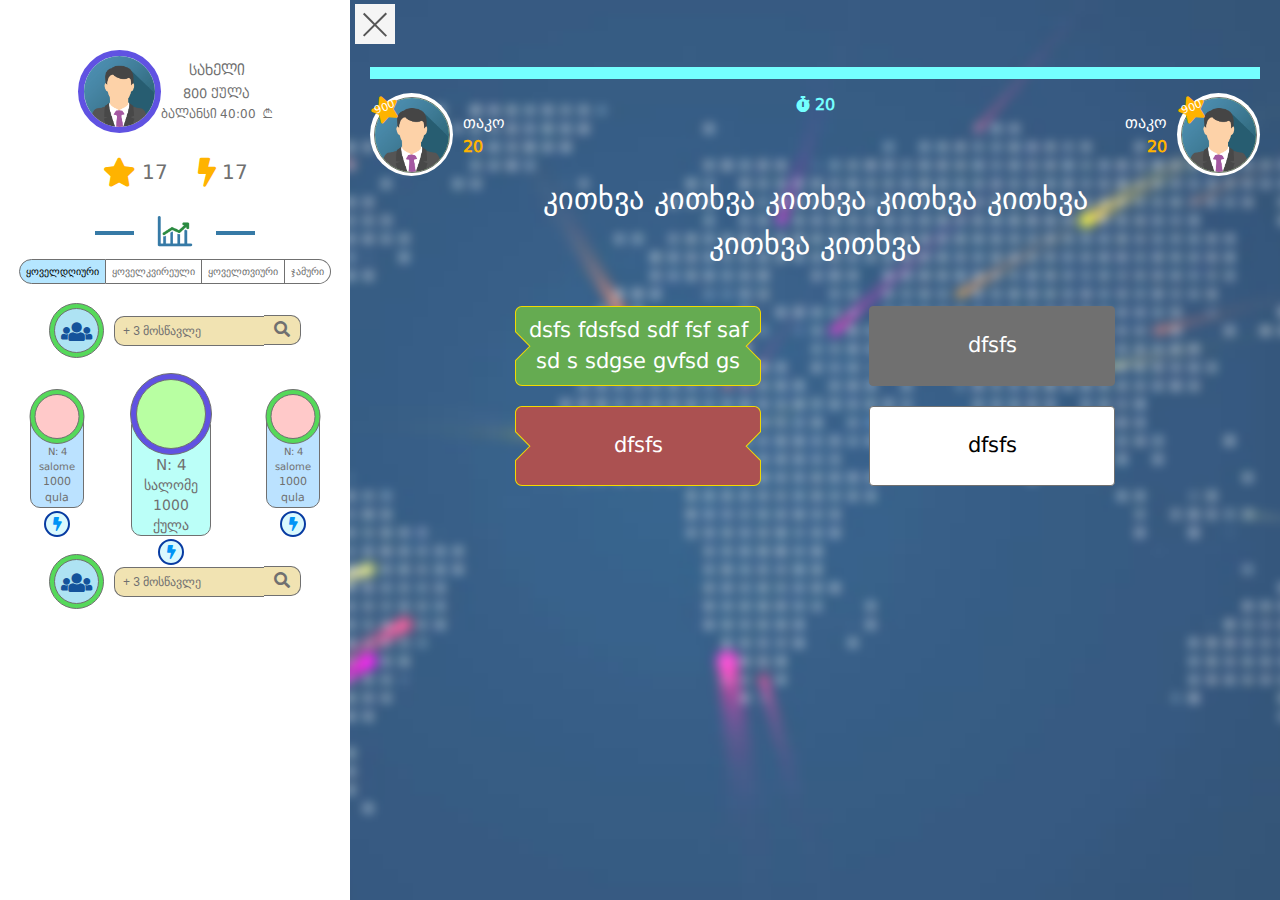
<file: question.html>
<!DOCTYPE html>
<html>
    <head>
        <meta charset="utf-8">
        <meta name="viewport" content="width=device-width, initial-scale=1.0">
        <meta http-equiv="X-UA-Compatible" content="IE=edge">

        <title>Collapsible sidebar using Bootstrap 3</title>
<script src="https://ajax.googleapis.com/ajax/libs/jquery/3.3.1/jquery.min.js"></script>

<!-- Popper JS -->
<script src="https://cdnjs.cloudflare.com/ajax/libs/popper.js/1.12.9/umd/popper.min.js"></script>

<!-- Latest compiled JavaScript -->
<script src="https://maxcdn.bootstrapcdn.com/bootstrap/4.0.0/js/bootstrap.min.js"></script>
<link rel="stylesheet" type="text/css" href="css/bootstrap.css">
<link rel="stylesheet" type="text/css" href="css/fontawesome-all.css">
        <!-- Our Custom CSS -->
        <link rel="stylesheet" href="style.css">
    </head>
    <body>



        <div class="wrapper">
            <!-- Sidebar Holder -->
          
               <aside id="sidebar" class="game_left_side d-inline-block">
	   	<div class="person_info d-flex align-items-center justify-content-center">
		      	 <div class="avatar">
		      	 	<img src="images/img_avatar.png">
		      	 </div>
		      	 <div class="text_info">
		      	 <div class="name">
		      	 	სახელი
		      	 </div>
		      	 <div class="point">
		      	   <span>800</span> ქულა
		      	 </div>
		      	 <div class="blance">
		      	   ბალანსი<span>40:00</span> ₾
		      	 </div>
		      	</div>
		  </div>
		  <div class="energi_point  w-50 mt-4 mb-4 mx-auto d-flex ">
		  	  <div class="col d-flex align-items-center justify-content-center">
		  	  	 <i class="fas fa-star"></i><span>17</span>
		  	  </div>
		  	  <div class="col d-flex align-items-center justify-content-center">
		  	  	 <i class="fas fa-bolt"></i><span>17</span>
		  	  </div>
		  </div>
		  <div class="chart text-center">
              <span> </span>
		  	 <img class="mx-3" src="images/chart.svg">
		  	  <span> </span>
		  </div>
		  <div class="game_tabs">
		  	   <!-- Nav tabs -->
  <ul class="nav nav-tabs" role="tablist">
    <li class="nav-item">
      <a class="nav-link active" data-toggle="tab" href="#game_menu">ყოველდღიური</a>
    </li>
    <li class="nav-item">
      <a class="nav-link" data-toggle="tab" href="#game_menu1"> ყოველკვირეული</a>
    </li>
    <li class="nav-item">
      <a class="nav-link" data-toggle="tab" href="#game_menu2">ყოველთვიური</a>
    </li>
    <li class="nav-item">
      <a class="nav-link" data-toggle="tab" href="#game_menu3">ჯამური</a>
    </li>
  </ul>

  <!-- Tab panes -->
  <div class="tab-content">
    <div id="game_menu" class="container tab-pane active ">    
    	<div class="saarch_up_stuent d-flex align-items-center justify-content-center ">
    	 <div class="avatar d-flex align-items-center justify-content-center">
    	 	<div class="text-center">
    	 		 <i class="fas fa-users"></i>
    	 	</div>
    	 </div>
    	 <div>
    	 <input class="formClear" value="+ 3 მოსწავლე" type="#" name=""><button><i class="fas fa-search"></i></button>
    	</div>
    </div>
    <div class="row gameer_reitings">
    	 <div class="col p-1 align-self-center">
    	 	 <div class="gamer text-center mx-auto ">
    	 	 	 <div class="avatar d-flex justify-content-center align-items-center">
    	 	 	 	 <div>
    	 	 	 	 	
    	 	 	 	 </div>
    	 	 	 </div>
    	 	 	<div> N: <span>4</span></div>
    	 	 	<div class="name"> 
    	 	 		salome
    	 	 	</div>
    	 	 	<div class="point">
    	 	 		<span>1000</span> qula
    	 	 	</div>
    	 	 	<div class="bolt">
    	 	 		<i class="fas fa-bolt"></i>
    	 	 	</div>
    	 	 </div>
    	 </div>
    	  <div class="col p-1 align-self-center ">
    	 	 <div class="gamer mx-auto curent text-center">
    	 	 	 <div class="avatar d-flex justify-content-center align-items-center">
    	 	 	 	 <div>
    	 	 	 	 	
    	 	 	 	 </div>
    	 	 	 </div>
    	 	 	<div class="number"> N: <span>4</span></div>
    	 	 	<div class="name"> 
    	 	 		სალომე
    	 	 	</div>
    	 	 	<div class="point">
    	 	 		<span>1000</span> ქულა
    	 	 	</div>
    	 	 	<div class="bolt d-flex justify-content-center align-items-center">
    	 	 		<i class="fas fa-bolt"></i>
    	 	 	</div>
    	 	 </div>
    	 </div>s
    	  <div class="col p-1 align-self-center ">
    	 	 <div class="gamer mx-auto  text-center">
    	 	 	 <div class="avatar d-flex justify-content-center align-items-center">
    	 	 	 	 <div>
    	 	 	 	 	
    	 	 	 	 </div>
    	 	 	 </div>
    	 	 	<div> N: <span>4</span></div>
    	 	 	<div class="name"> 
    	 	 		salome
    	 	 	</div>
    	 	 	<div class="point">
    	 	 		<span>1000</span> qula
    	 	 	</div>
    	 	 	<div class="bolt d-flex align-items-center justify-content-center">
    	 	 		<i class="fas fa-bolt"></i>
    	 	 	</div>
    	 	 </div>
    	 </div>
    </div>
    <div class="saarch_up_stuent d-flex align-items-center justify-content-center ">
    	 <div class="avatar d-flex align-items-center justify-content-center">
    	 	<div class="text-center">
    	 		 <i class="fas fa-users"></i>
    	 	</div>
    	 </div>
    	 <div>
    	 <input class="formClear" value="+ 3 მოსწავლე" type="#" name=""><button><i class="fas fa-search"></i></button>
    	</div>
    </div>
    </div>
    <div id="game_menu1" class="container tab-pane fade"><br>
      <h3>Menu 1</h3>
      <p>Ut enim ad minim veniam, quis nostrud exercitation ullamco laboris nisi ut aliquip ex ea commodo consequat.</p>
    </div>
    <div id="game_menu2" class="container tab-pane fade"><br>
      <h3>Menu 2</h3>
      <p>Sed ut perspiciatis unde omnis iste natus error sit voluptatem accusantium doloremque laudantium, totam rem aperiam.</p>
    </div>
    <div id="game_menu3" class="container tab-pane fade"><br>
      <h3>Menu 2</h3>
      <p>Sed ut perspiciatis unde omnis iste natus error sit voluptatem accusantium doloremque laudantium, totam rem aperiam.</p>
    </div>
  </div>
		  </div>
	   </aside>
           

            <!-- Page Content Holder -->
            <div id="content">

                <div class="">
                    <div class="container-fluid">

                        <div class="navbar-header">
                            <button type="button" id="sidebarCollapse" class="navbar-btn">
                                <span></span>
                                <span></span>
                                <span></span>
                            </button>
                        </div>

                      
                    </div>
                </div>

             <!--    
              <div class="map">
                  <img src="images/map23.png">
              </div> -->
              <!-- search gamer  -->
<!-- 
                 <div class="search_gamer_block">
                      <div class="players">
                           <div class="left d-inline-block ">
                           <span> <img src="images/img_avatar.png"> </span>
        
                           </div>
                           <div class="right float-right">
                            <i class="fas fa-question-circle"></i>
                                <span> <img src="images/img_avatar.png"> </span>
                           </div>
                      </div> 
                       <div class="search_box">
                        <div class="d-flex align-items-center justify-content-center ">
                            <input class="formClear" type="#" value="მოძებნე მეგობარი" name=""> <button><i class="fas fa-search"></i></button>
                        </div>
                            <br>
                            <div class="search_resalts">
                                   <div class="searched_gamers d-flex align-items-center justify-content-center">
                                        <div class="avatar ">
                                           <img src="images/img_avatar.png">
                                        </div>
                                        <div class="gamer_info d-flex align-items-center">
                                           <span class="number"> N:<span>6</span> </span> 
                                           სალომე <sapn class='pint'> 1000 </sapn> ქულა
                                        </div>
                                        <a href="" class="bolt d-flex justify-content-center align-items-center">
                                              <i class="fas fa-bolt"></i>
                                        </a>

                                   </div>

                                   <div class="searched_gamers d-flex align-items-center justify-content-center">
                                        <div class="avatar ">
                                           <img src="images/img_avatar.png">
                                        </div>
                                        <div class="gamer_info d-flex align-items-center">
                                           <span class="number"> N:<span>6</span> </span> 
                                           სალომე <sapn class='pint'> 1000 </sapn> ქულა
                                        </div>
                                        <a href="" class="bolt d-flex justify-content-center align-items-center">

                                             <i class="fas fa-bolt"></i>
                                        </a>

                                   </div>
                                   <div class="searched_gamers d-flex align-items-center justify-content-center">
                                        <div class="avatar ">
                                           <img src="images/img_avatar.png">
                                        </div>
                                        <div class="gamer_info d-flex align-items-center">
                                           <span class="number"> N:<span>6</span> </span> 
                                           სალომე <sapn class='pint'> 1000 </sapn> ქულა
                                        </div>
                                        <a href="" class="bolt d-flex justify-content-center align-items-center">

                                             <i class="fas fa-bolt"></i>
                                        </a>

                                   </div>
                                   <div class="searched_gamers d-flex align-items-center justify-content-center">
                                        <div class="avatar ">
                                           <img src="images/img_avatar.png">
                                        </div>
                                        <div class="gamer_info d-flex align-items-center">
                                           <span class="number"> N:<span>6</span> </span> 
                                           სალომე <sapn class='pint'> 1000 </sapn> ქულა
                                        </div>
                                        <a href="" class="bolt d-flex justify-content-center align-items-center">

                                             <i class="fas fa-bolt"></i>
                                        </a>

                                   </div>
                            </div>

                       </div> 
                       </div> -->

                       <!--============== end search gamers=============== -->









                       <!-- ====================start game=================== -->

                    <!--    <div class="start_game">
                              <div class="gamerVSgamer d-flex align-items-center  justify-content-between ">
                                   <div class="gamerVS  text-center ">
                                     <div class="outline d-flex align-items-center justify-content-center">
                                     <div class="avatar">
                                        <div class="star">
                                        <div class="point">900</div>
                                        <i class="fas fa-star"></i>
                                        </div>

                                        <img src="images/img_avatar.png">
                                    </div>
                                </div>
                                <div class="name">
                                    თაკო
                                </div>
                                <div class="number">
                                   N:5
                                </div>
                                <div class="point">
                                     <span>800</span> ქულა
                                </div>
                                   </div>
                                   <div class="boltVS">
                                        <img class="" src="images/Path.png">
                                   </div>
                                   <div class="gamerVS text-center">
                                         <div class="outline d-flex align-items-center justify-content-center">
                                     <div class="avatar">
                                        <div class="star">
                                        <div class="point">900</div>
                                        <i class="fas fa-star"></i>
                                        </div>

                                        <img src="images/img_avatar.png">
                                    </div>
                                </div>
                                <div class="name">
                                    თაკო
                                </div>
                                <div class="number">
                                   N:5
                                </div>
                                <div class="point">
                                     <span>800</span> ქულა
                                </div>
                                   </div>
                              </div>
                              <div class="text-center">

                                 <button  class="start_btn btn">დაწყება</button>
                                  
                              </div>
                       </div> -->
                       <!--================= end start game ===============-->



                       <div class="question_page">
                           
                       
                       <div class="VStiemer ">
                              <div class="Timer_line">
                                    
                              </div>
                              <div class="outVS d-flex align-items-center justify-content-between">
                              <div class="VS2 d-flex align-items-center ">
                                    <div class="outline d-flex align-items-center justify-content-center">
                                     <div class="avatar">
                                        <div class="star">
                                        <div class="point">900</div>
                                        <i class="fas fa-star"></i>
                                        </div>

                                        <img src="images/img_avatar.png">
                                    </div>
                                    
                                </div>
                                <div class="name">
                                         თაკო
                                          <div class="point2">
                                        20
                                    </div>
                                    </div>
                                   
                              </div>
                          

                          <div class="timer">
                              <i class="fas fa-stopwatch"></i> <span class="timer_time">20</span>
                          </div>
                          <div class="outVS d-flex align-items-center">
                              <div class="VS2 d-flex align-items-center ">
                                <div class="name">
                                         თაკო
                                          <div class="point2 text-right">
                                        20
                                    </div>
                                    </div>
                                    <div class="outline d-flex align-items-center justify-content-center">
                                     <div class="avatar">
                                        <div class="star">
                                        <div class="point">900</div>
                                        <i class="fas fa-star"></i>
                                        </div>

                                        <img src="images/img_avatar.png">
                                    </div>
                                    
                                </div>
                                
                                   
                              </div>
                          </div>
                       </div>
                   </div>

                     <div class="question_block">
                           <div class="question">
                                კითხვა კითხვა კითხვა კითხვა კითხვა კითხვა კითხვა
                           </div>
                           <div class="container">
                            <div class="row d-flex justify-content-between">
                                <a href=""> 
                                <div class="answer corect">
                                     dsfs fdsfsd  sdf fsf saf sd s  sdgse gvfsd gs
                                    
                                </div>
                                 </a>
                                <a href="">
                                 <div class="answer other ">
                                     dfsfs 
                                </div>
                                </a>
                                <a href="#">
                                  <div class="answer wrong">
                                    dfsfs
                                </div>
                            </a>
                            <a href="#">
                                  <div class="answer">
                                    dfsfs
                                </div>
                            </a>
                            </div>
                           </div>

                     </div>

                   </div>




                   <!-- ===========  end question================== -->



                  <!-- <div class="end_game">
                    <div class="win lost  text-center">
                         <span>შენ წააგე</span>  <span> შენ მოიგე</span>
                    </div>
                         <div class="VStiemer ">
                              
                              <div class="outVS d-flex align-items-center justify-content-between">
                              <div class="VS2 red d-flex align-items-center ">
                                 <div class="name">
                                        
                                          <div class="point2 red">
                                        20
                                    </div>
                                    </div>
                                    <div class="outline d-flex align-items-center justify-content-center">
                                     <div class="avatar">
                                        <div class="star">
                                        <div class="point">900</div>
                                        <i class="fas fa-star"></i>
                                        </div>

                                        <img src="images/img_avatar.png">
                                    </div>
                                    
                                </div>
                               
                                   
                              </div>
                          

                          <div class="timer">
                             <img src="images/Path.png">
                          </div>
                          <div class="outVS d-flex align-items-center">
                              <div class="VS2 green  d-flex align-items-center ">
                                
                                    <div class="outline d-flex align-items-center justify-content-center">
                                     <div class="avatar">
                                        <div class="star">
                                        <div class="point">900</div>
                                        <i class="fas fa-star"></i>
                                        </div>

                                        <img src="images/img_avatar.png">
                                    </div>
                                    
                                </div>
                                <div class="name">
                                      
                                          <div class="point2 green text-right">
                                        20
                                    </div>
                                    </div>
                                
                                   
                              </div>
                          </div>
                       </div>
                   </div>

                   <div class="btn_group d-flex justify-content-between">
                      <a href="#"> გაიმორე თამაში </a>
                      <a href="#"> კითხვების ნახვა </a>
                      <a href="#"> გმოიწვიე და შეეჯიბრე </a>
                   </div>


                  </div> -->

       <!-- ================================ -->


   <!-- <div class="Previous_questions"> 
        <div class="Previous_question_block" >
              <div class="VStiemer ">
                              <div class="Timer_line">
                                    
                              </div>
                              <div class="outVS d-flex align-items-center justify-content-between">
                              <div class="VS2 d-flex align-items-center ">
                                    <div class="outline d-flex align-items-center justify-content-center">
                                     <div class="avatar">
                                        <div class="star">
                                        <div class="point">900</div>
                                        <i class="fas fa-star"></i>
                                        </div>

                                        <img src="images/img_avatar.png">
                                    </div>
                                    
                                </div>
                                <div class="name">
                                         თაკო
                                          <div class="point2">
                                        20
                                    </div>
                                    </div>
                                   
                              </div>
                          

                          <div class="timer">
                              <i class="fas fa-stopwatch"></i> <span class="timer_time">20</span>
                          </div>
                          <div class="outVS d-flex align-items-center">
                              <div class="VS2 d-flex align-items-center ">
                                <div class="name">
                                         თაკო
                                          <div class="point2 text-right">
                                        20
                                    </div>
                                    </div>
                                    <div class="outline d-flex align-items-center justify-content-center">
                                     <div class="avatar">
                                        <div class="star">
                                        <div class="point">900</div>
                                        <i class="fas fa-star"></i>
                                        </div>

                                        <img src="images/img_avatar.png">
                                    </div>
                                    
                                </div>
                                
                                   
                              </div>
                          </div>
                       </div>
                   </div>


                   <div class="qestion">
                      საბეჭდი და ტიპოგრაფიული ინდუსტრიის უშინაარსო ტექსტია. იგი სტანდარტად 1500-იანი
                   </div>
                  <div class="ansvers ">
                        <div class="ansvers_box corect d-flex align-items-center justify-content-center">
                            <span>სწორი პასუხი</span>
                        </div>
                        <div class="ansvers_box wrong d-flex align-items-center justify-content-center">
                            <span>არასწორი პასუხი</span>
                        </div>
                        <div class="ansvers_box d-flex align-items-center justify-content-center">
                            <span>სავარაუდო პასუხი</span>
                        </div>
                        <div class="ansvers_box d-flex align-items-center justify-content-center">
                            <span>სავარაუდო პასუხი</span>
                        </div>
                  </div>

                  
                     <a class="previous" href="#"><i class="fas fa-angle-left"></i>  </a>
                     <a class="next" href="#"> <i class="fas fa-angle-right"></i> </a>
                
        </div>
        <div class="question_caunt text-center my-3 ">
            <span>1</span>/<span>7</span>
        </div>
        <div class="btn_group d-flex justify-content-between mt-5">
           <a href="#">გაიმეორე თამაში</a>
           <a href="#">გამოიწვიე და შეეჯიბრე</a>
        </div>
   </div>
 -->




                 </div>


       

               
            </div>
        </div>





        <!-- jQuery CDN -->
         <!-- script src="https://code.jquery.com/jquery-1.12.0.min.js"></script> -->
         <!-- Bootstrap Js CDN -->
         <!-- <script src="https://maxcdn.bootstrapcdn.com/bootstrap/3.3.7/js/bootstrap.min.js"></script>
 -->
         <script type="text/javascript">
             $(document).ready(function () {
                 $('#sidebarCollapse').on('click', function () {
                     $('#sidebar').toggleClass('active');
                     $(this).toggleClass('active');
                 });
             });


             $(function(){
      
      $('.formClear').each(function(index, element) {
    var $element = $(element);
    var defaultValue = $element.val();
    // $element.css('background-color', '#555555');
    $element.focus(function() {
        var actualValue = $element.val();
        if (actualValue == defaultValue) {
            $element.val('');
            // $element.css('background-color', '#3399FF');
        }
    });
    $element.blur(function() {
        var actualValue = $element.val();
        if (!actualValue) {
            $element.val(defaultValue);
            // $element.css('background-color', '#555555');
        }
    });
});
    
    

    });
         </script>
    </body>
</html>
</file>
<file: style.css>
@charset "UTF-8";
@import "https://fonts.googleapis.com/css?family=Poppins:300,400,500,600,700";
* {
  margin: 0px;
  padding: 0px;
  font-family: 'Conv_DejaVuSans'; }

a:hover {
  text-decoration: none; }

  /*=========*/
.alternativ{
   position: relative;
   overflow: hidden;
}
  .alternativ::after {
  content: '';
  position: absolute;
  top: -50%;
  right: -50%;
  bottom: -50%;
  left: -50%;
  background: linear-gradient(to bottom, rgba(229, 172, 142, 0), rgba(255,255,255,0.5) 50%, rgba(229, 172, 142, 0));
  transform: rotateZ(60deg) translate(-5em, 7.5em);
}
.alternativ:hover::after, .alternativ:focus::after {
  animation: sheen 1s forwards;
}
@keyframes sheen {
  100% {
    transform: rotateZ(60deg) translate(1em, -9em);
  }
}

.animate_bolt{
  
}
.cheleng:hover .animate_bolt:after{
  animation-name: animate_bolt;
  animation-duration: 0.6s;
  animation-iteration-count: infinite;
  display: block;
}
.gamer:hover .animate_bolt:after{
  animation-name: animate_bolt;
  animation-duration: 0.6s;
  animation-iteration-count: infinite;
  display: block;
}
.animate_bolt:after{
    width: 30px;
    height: 30px;
    border-radius: 50px;
    border: 3px solid #073BA2;
    content: '';
    position: absolute;
    display: none;
}
@keyframes animate_bolt{
      
      0%{
          width: 27px;
          height: 27px;
          opacity: 1;
      }
      100%{
        width: 40px;
        height: 40px;
        opacity: 0;
      }
}

/*======*/
.hidden {
  display: none; }
.reqvest_load{
  animation-name: reqvest_load;
  animation-duration: 10s;
  animation-timing-function: linear !important;
  background: #13a07a !important;
  height: 5px !important;
}
.text-center img{
  width: 40px;
}
@keyframes reqvest_load{
      0%{
        width: 100%;
      }
      100%{
        width: 0%;
      }
}
/** Generated by FG **/
@font-face {
  font-family: 'Conv_BPG DejaVu Sans';
  src: url("fonts/BPG DejaVu Sans Caps Book.eot");
  src: local("☺"), url("fonts/BPG DejaVu Sans Caps Book.woff") format("woff"), url("fonts/BPG DejaVu Sans Caps Book.ttf") format("truetype"), url("fonts/BPG DejaVu Sans Caps Book.svg") format("svg");
  font-weight: normal;
  font-style: normal; }
@font-face {
  font-family: 'Conv_DejaVuSans';
  src: url("fonts/DejaVuSans.eot");
  src: local("☺"), url("fonts/DejaVuSans.woff") format("woff"), url("fonts/DejaVuSans.ttf") format("truetype"), url("fonts/DejaVuSans.svg") format("svg");
  font-weight: normal;
  font-style: normal; }
input:focus, button:focus {
  outline: none; }

  .pop  .gamer_info{
      font-size: 14px;
  }
  .pop  .request{
   border-bottom:2px solid #ccc;
   padding-bottom: 4px;
   padding-top: 4px;
  }
  .pop  button.btn_confirm{
   background: #41a58c;
  }
  .pop  button{
     font-size: 12px !important;
    padding: 2px;
    cursor: pointer;
    background: #af5767;
  }
  .pop .avatar img{
     border-radius: 50%;
      margin-right: 10px;
       display: inline-block;
  }
  .pop{
    padding: 25px;
    background: rgba(250, 250, 250, 0.8);
    border: 1px solid #707070;
    width: 300px;
    margin: auto;
    min-height: 20vw;
    z-index: 2087789;
    position: absolute;
     left: 50%;
    top: 50%;
    transform: translate(-50%,-50%);
  }

aside.game_left_side {
  width: 347px;
  background: #fff;
  min-height: 100vh; }
  aside.game_left_side .cheleng {
    text-align: center;
    margin-top: 20px; }
    aside.game_left_side .cheleng a {
      color: #000;
      background: #FF8888;
      border-radius: 50px;
      border: 1px solid #707070;
      padding: 4px  20px 6px;
      font-size: 12px;
      display: inline-block;
      position: relative;
      font-family: 'Conv_DejaVuSans'; }
      aside.game_left_side .cheleng a:hover .bolt {
        color: #FFB300; }
      aside.game_left_side .cheleng a .bolt {
        position: absolute;
        background-color: #DAF9FE;
        border: 2px solid #073BA2;
        border-radius: 50px;
        width: 26px;
        color: #0094F6;
        bottom: -30px;
        height: 26px;
        text-align: center;
        font-size: 14px;
        display: flex;
        justify-content: center;
        align-items: center;
        cursor: pointer;
        left: -9px;
        top: -9px; }
  aside.game_left_side .person_info {
    margin-top: 50px; }
    aside.game_left_side .person_info .avatar {
      width: 83px;
      height: 83px;
      border-radius: 500px;
      border: 6px solid #6052E2;
      overflow: hidden; }
      aside.game_left_side .person_info .avatar img {
        width: 100%;
        height: 100%; }
    aside.game_left_side .person_info .name {
      font-size: 14px;
      color: #707070;
      margin-bottom: 3px;
      text-align: center;
      font-family: 'Conv_BPG DejaVu Sans'; }
    aside.game_left_side .person_info .point {
      text-align: center;
      font-size: 13px;
      color: #707070;
      font-family: 'Conv_BPG DejaVu Sans'; }
    aside.game_left_side .person_info .blance {
      text-align: center;
      font-size: 12px;
      margin-top: 2px;
      color: #707070;
      font-family: 'Conv_BPG DejaVu Sans'; }
      aside.game_left_side .person_info .blance span {
        margin-left: 3px;
        margin-right: 3px; }
  aside.game_left_side .energi_point {
    font-size: 20px;
    margin-top: 29px;
    margin-bottom: 40px;
    color: #707070; }
    aside.game_left_side .energi_point i {
      font-size: 29px;
      color: #FFB300;
      margin-right: 6px; }
  aside.game_left_side .chart span {
    display: inline-block;
    width: 39px;
    height: 4px;
    background: #367AA6; }
  aside.game_left_side .chart img {
    width: 40px;
    height: 40px;
    display: inline-block;
    position: relative; }
  aside.game_left_side .game_tabs {
    position: relative; }
    aside.game_left_side .game_tabs .nav-tabs {
      font-family: 'Conv_DejaVuSans';
      border: 0px;
      position: absolute;
      left: 50%;
      top: 20px;
      z-index: 30;
      transform: translate(-50%, -50%); }
      aside.game_left_side .game_tabs .nav-tabs .chart {
        margin-bottom: 10px; }
      aside.game_left_side .game_tabs .nav-tabs li a {
        border: 1px solid #707070;
        border-left: 0px;
        border-radius: 0px;
        color: #707070;
        background: #fff;
        padding: 4px 6px; }
        aside.game_left_side .game_tabs .nav-tabs li a.active {
          background: #B5E6FF;
          border: 1px solid #707070;
          color: #000;
          border-left: 0px; }
      aside.game_left_side .game_tabs .nav-tabs li:first-child a {
        border-top-left-radius: 50px;
        border-bottom-left-radius: 50px;
        border-left: 1px solid #707070; }
      aside.game_left_side .game_tabs .nav-tabs li:last-child a {
        border-top-right-radius: 50px;
        border-bottom-right-radius: 50px; }
    aside.game_left_side .game_tabs .gameer_reitings .gamer.curent {
      width: 80px;
      line-height: 20px;
      transform: translateY(20px);
      background: #BBFFF8; }
      aside.game_left_side .game_tabs .gameer_reitings .gamer.curent .number {
        font-size: 15px; }
      aside.game_left_side .game_tabs .gameer_reitings .gamer.curent .name {
        font-size: 14px; }
      aside.game_left_side .game_tabs .gameer_reitings .gamer.curent .point {
        font-size: 14px; }
    aside.game_left_side .game_tabs .gameer_reitings .gamer.curent .avatar {
      width: 82px;
      height: 82px;
      background: #6052E2; }
    aside.game_left_side .game_tabs .gameer_reitings .gamer.curent .avatar div {
      background: #B8FFA2;
      width: 70px;
      height: 70px; }
    aside.game_left_side .game_tabs .tab-content {
      padding-top: 30px; }
      aside.game_left_side .game_tabs .tab-content .gamer {
        color: #707070;
        font-size: 12px;
        font-family: 'Conv_DejaVuSans';
        font-weight: normal;
        border: 1px solid #707070;
        border-bottom-right-radius: 10px;
        border-bottom-left-radius: 10px;
        padding-left: 4px;
        padding-right: 4px; }
        aside.game_left_side .game_tabs .tab-content .gamer .number {
          font-size: 14px; }
        aside.game_left_side .game_tabs .tab-content .gamer .point {
          font-size: 11px;
          font-family: 'Conv_DejaVuSans'; }
        aside.game_left_side .game_tabs .tab-content .gamer .avatar div {
          background: #ffc9c9; }
      aside.game_left_side .game_tabs .tab-content .avatar {
        width: 55px;
        height: 55px;
        background: #55D95A;
        border: 1px solid #707070;
        border-radius: 100px;
        margin-right: 10px;
        overflow: hidden; }
        aside.game_left_side .game_tabs .tab-content .avatar img {
          width: 100%; }
        aside.game_left_side .game_tabs .tab-content .avatar div {
          width: 45px;
          height: 45px;
          border: 1px solid #707070;
          border-radius: 100px;
          background: #AEE3F3;
          overflow: hidden; }
          aside.game_left_side .game_tabs .tab-content .avatar div i {
            line-height: 45px;
            font-size: 25px;
            color: #14539B; }
      aside.game_left_side .game_tabs .tab-content .saarch_up_stuent {
        margin-top: 22px; }
        aside.game_left_side .game_tabs .tab-content .saarch_up_stuent input {
          color: #707070;
          background: #F1E3B2;
          border: 1px solid #707070;
          border-right: 0px;
          border-top-left-radius: 10px;
          border-bottom-left-radius: 10px;
          width: 150px;
          font-size: 12px;
          padding: 5px 8px; }
        aside.game_left_side .game_tabs .tab-content .saarch_up_stuent button {
          height: 30px;
          cursor: pointer;
          border: 1px solid #707070;
          color: #707070;
          vertical-align: middle;
          border-left: 0px;
          padding-right: 10px;
          padding-left: 10px;
          border-top-right-radius: 10px;
          border-bottom-right-radius: 10px;
          background: #F1E3B2; }
          aside.game_left_side .game_tabs .tab-content .saarch_up_stuent button.alternativ {
            border-left: 1px solid #707070;
            border-top-left-radius: 10px;
            border-bottom-left-radius: 10px;
            font-family: 'Conv_DejaVuSans'; }
            aside.game_left_side .game_tabs .tab-content .saarch_up_stuent button.alternativ i {
              padding-left: 7px; }
      aside.game_left_side .game_tabs .tab-content .gamer {
        margin-top: 40px;
        background-color: #bbe2ff;
        position: relative;
        width: 54px;
        padding-top: 30px;
        font-size: 10px; }
        aside.game_left_side .game_tabs .tab-content .gamer .name {
          overflow: hidden;
          font-size: 10px; }
        aside.game_left_side .game_tabs .tab-content .gamer .avatar {
          position: absolute;
          left: 50%;
          transform: translate(-50%, -100%); }
        aside.game_left_side .game_tabs .tab-content .gamer .bolt {
          position: absolute;
          left: 50%;
          transform: translate(-50%);
          background-color: #DAF9FE;
          border: 2px solid #073BA2;
          border-radius: 50px;
          width: 26px;
          bottom: 4px;
          color: #0094F6;
          bottom: -30px;
          height: 26px;
          text-align: center;
          font-size: 14px;
          display: flex;
          justify-content: center;
          align-items: center;
          cursor: pointer; }
          aside.game_left_side .game_tabs .tab-content .gamer .bolt:hover {
            color: #ffb300; }
  aside.game_left_side .nav-tabs .nav-link {
    font-size: 10px !important;
    padding: 2px; }

#content {
  background: url(images/Rectangle.png);
  background-size: cover;
  background-position: center; }

.gameer_reitings {
  margin-top: 2px;
  margin-bottom: 34px; }

#content {
  position: relative;
  width: 100%;
  overflow: hidden; }
  #content .map {
    position: absolute;
    left: 50%;
    width: 50vw;
    top: 50%;
    height: 53vw;
    transform: translate(-50%, -50%); }
    #content .map img.map {
      width: 100%; }
    #content .map .gmaer1 {
      position: absolute;
      left: 33%;
      top: 30%;
      width: 44px;
      position: absolute;
      height: 70px;
      top: 44%;
      transform: translate(-50%, -50%) scale(0, 0); }
      #content .map .gmaer1 .avatar {
        position: absolute;
        border-radius: 50px;
        overflow: hidden;
        width: 30px;
        transform: translate(-50%, -50%);
        left: 50%;
        top: 22px;
        height: 30px; }
      #content .map .gmaer1 img {
        width: 100%; }
    #content .map .gmaer2 {
      position: absolute;
      width: 44px;
      height: 70px;
      left: 66%;
      transform: translate(-50%, -50%) scale(0, 0);
      top: 51%;
      transition: 0s; }
      #content .map .gmaer2 .avatar {
        position: absolute;
        border-radius: 50px;
        overflow: hidden;
        width: 30px;
        transform: translate(-50%, -50%);
        left: 50%;
        top: 22px;
        height: 30px; }
      #content .map .gmaer2 img {
        width: 100%; }
  #content .search_gamer_block {
    animation-name: search_gamer_block;
    animation-duration: 0.7s;
    position: absolute;
    z-index: 1;
    left: 50%;
    width: 43%;
    min-width: 340px;
    top: 50%;
    transform: translate(-50%, -50%); }
    #content .search_gamer_block .players {
      margin-bottom: 20px; }
      #content .search_gamer_block .players .right span {
        top: 60%;
        left: 25px; }
      #content .search_gamer_block .players .right i {
        font-size: 35px;
        margin-top: 7px;
        margin-left: 7px; }
      #content .search_gamer_block .players div {
        width: 31%;
        min-width: 64px;
        height: 64px;
        border: 1px solid #707070;
        border-radius: 5px;
        position: relative;
        background: #fff;
        font-size: 20px; }
        #content .search_gamer_block .players div span {
          border-radius: 50px;
          display: inline-block;
          width: 35px;
          height: 35px;
          border: 2px solid  #005F8A;
          background-color: #005F8A;
          text-align: center;
          line-height: 35px;
          overflow: hidden;
          position: absolute;
          top: 50%;
          left: 15px;
          transform: translateY(-50%); }
        #content .search_gamer_block .players div img {
          line-height: 35px;
          width: 35px;
          height: 35px;
          transform: translate(-2px, -5px); }
    #content .search_gamer_block .search_box {
      padding: 25px;
      background: rgba(250, 250, 250, 0.8);
      border: 1px solid #707070;
      width: 90%;
      margin: auto;
      min-height: 30vw; }
      #content .search_gamer_block .search_box input {
        color: #707070;
        padding: 7px;
        font-size: 12px;
        border-radius: 7px;
        border: 1px solid #707070;
        border-right: 0px;
        background: #fff;
        border-top-right-radius: 0px;
        border-bottom-right-radius: 0px;
        width: 100%;
        font-family: 'Conv_DejaVuSans'; }
      #content .search_gamer_block .search_box button {
        padding: 4px;
        height: 34px;
        border-radius: 7px;
        border: 1px solid #707070;
        border-left: 0px;
        border-top-left-radius: 0px;
        border-bottom-left-radius: 0px;
        background: #fff;
        color: #044765;
        padding-right: 8px;
        cursor: pointer; }
    #content .search_gamer_block .search_box .search_resalts .searched_gamers {
      position: relative;
      padding-left: 14px;
      margin-bottom: 20px; }
      #content .search_gamer_block .search_box .search_resalts .searched_gamers .avatar {
        position: absolute;
        left: 0px;
        width: 40px;
        height: 40px;
        background: #008898;
        overflow: hidden;
        border-radius: 50px;
        border: 3px solid #008898; }
    #content .search_gamer_block .search_box .search_resalts img {
      width: 40px;
      height: 40px;
      display: inline-block;
      border-radius: 50px;
      /* border: 3px solid #008898; */
      box-sizing: border-box;
      transform: translate(-3px, -3px); }
    #content .search_gamer_block .search_box .search_resalts .gamer_info {
      height: 34px;
      border: 1px solid #707070;
      background: #BBE2FF;
      border-radius: 8px;
      width: 100%;
      padding-left: 38px;
      padding-right: 20px;
      font-size: 10px;
      font-family: 'Conv_DejaVuSans'; }
      #content .search_gamer_block .search_box .search_resalts .gamer_info .number {
        color: #707070;
        font-size: 14px;
        margin-right: 8px; }
        #content .search_gamer_block .search_box .search_resalts .gamer_info .number span {
          margin-left: 3px; }
      #content .search_gamer_block .search_box .search_resalts .gamer_info .pint {
        margin-left: 3px;
        margin-right: 3px; }
    #content .search_gamer_block .search_box .bolt {
      width: 30px;
      height: 26px;
      border-radius: 2px solid #073BA2;
      color: #0094F6;
      border-radius: 50px;
      background: #DAF9FE;
      font-size: 12px;
      margin-left: 12px;
      border: 2px solid #073BA2;
      transition: 0.3; }
      #content .search_gamer_block .search_box .bolt:hover {
        color: #ffb300; }

/*
=====================================
*/
#content .start_game {
  width: 70%;
  margin: auto;
  position: relative;
  min-width: 340px;
  z-index: 3;
  top: 40%;
  animation-name: start_game;
  animation-duration: 1s;
  transform: translateY(-50%) scale(0, 0);
  animation-fill-mode: forwards; }
  #content .start_game .start_btn {
    font-size: 35px;
    background: #74FFFF;
    border: 1px solid #255AB5;
    border-radius: 13px;
    padding-top: 0px;
    margin-top: 70px;
    cursor: pointer;
    font-family: 'Conv_DejaVuSans'; }
    #content .start_game .start_btn:hover {
      background: #3ff0f0; }
  #content .start_game .boltVS img {
    position: relative; }
  #content .start_game .gamerVS .name {
    color: #fff;
    font-size: 39px; }
  #content .start_game .gamerVS .number {
    color: #fff;
    font-size: 20px; }
  #content .start_game .gamerVS .point {
    color: 20px;
    color: #fff; }
  #content .start_game .gamerVS .outline {
    width: 184px;
    height: 184px;
    background: #fff;
    border-radius: 500px; }
  #content .start_game .gamerVS .avatar {
    width: 168px;
    height: 168px;
    border-radius: 400px;
    background: #B8FFA2;
    border: 1px solid #707070;
    position: relative; }
    #content .start_game .gamerVS .avatar img {
      width: 100%;
      height: 100%;
      border-radius: 500px; }
    #content .start_game .gamerVS .avatar .star {
      position: absolute;
      width: 40px;
      transform: rotateZ(-22deg);
      height: 40px; }
    #content .start_game .gamerVS .avatar i {
      position: absolute;
      font-size: 45px;
      color: #FFB300;
      left: 50%;
      top: 50%;
      transform: translate(-50%, -50%); }
    #content .start_game .gamerVS .avatar .point {
      position: absolute;
      z-index: 2;
      color: #fff;
      left: 50%;
      top: 50%;
      transform: translate(-50%, -50%); }

/*  end start game==============   */
.VStiemer {
  position: relative; }
  .VStiemer .timer {
    color: #74FFFF;
    transform: translateY(-30px); }
    .VStiemer .timer span {
      font-weight: bold; }
  .VStiemer .name {
    color: #fff;
    margin-left: 10px;
    margin-right: 10px; }
    .VStiemer .name .point2 {
      color: #FFB300;
      font-weight: bold; }
  .VStiemer .Timer_line {
    background: #74FFFF;
    width: 100%;
    height: 12px;
    margin-bottom: 14px; }
  .VStiemer .outline {
    width: 83px;
    height: 83px;
    background: #fff;
    border-radius: 500px; }
  .VStiemer .avatar {
    width: 76px;
    height: 76px;
    border-radius: 400px;
    background: #B8FFA2;
    border: 1px solid #707070;
    position: relative; }
    .VStiemer .avatar img {
      width: 100%;
      height: 100%;
      border-radius: 500px; }
    .VStiemer .avatar .star {
      position: absolute;
      width: 20px;
      transform: rotateZ(-22deg);
      height: 20px; }
    .VStiemer .avatar i {
      position: absolute;
      font-size: 26px;
      color: #FFB300;
      left: 50%;
      top: 50%;
      transform: translate(-50%, -50%); }
  .VStiemer .point {
    position: absolute;
    z-index: 2;
    color: #fff;
    left: 50%;
    font-size: 11px;
    top: 50%;
    transform: translate(-50%, -50%); }

.question_page {
  position: relative; }
  .question_page .question {
    margin-bottom: 40px; }
  .question_page .question_block {
    color: #fff;
    font-size: 30px;
    max-width: 60%;
    margin: auto;
    text-align: center;
    max-width: 600px;
    font-family: 'Conv_DejaVuSans'; }
  .question_page .answer.corect {
    background: url(images/corect.svg);
    background-size: 100%, 100%;
    background-position: center;
    border: 0px;
    color: #fff; }
  .question_page .answer {
    width: 246px;
    font-family: 'Conv_DejaVuSans';
    background: #fff;
    height: 80px;
    border: 1px solid #707070;
    border-radius: 4px;
    color: #000;
    font-size: 21px;
    text-align: center;
    display: flex;
    align-items: center;
    justify-content: center;
    padding-left: 10px;
    padding-right: 10px;
    margin-bottom: 20px;
    text-transform: 0.2s; }
    .question_page .answer.wrong {
      background: url(images/wrong.svg);
      background-size: 100%, 100%;
      background-position: center;
      border: 0px;
      color: #fff; }
    .question_page .answer.other {
      background: #707070;
      color: #fff; }
    .question_page .answer:hover a {
      color: #fff; }
    .question_page .answer a {
      color: #000; }
      .question_page .answer a:hover {
        text-decoration: none; }

/* ==============================   */
.end_game {
  position: relative;
  max-width: 600px;
  left: 50%;
  top: 33%;
  transform: translate(-50%, -50%); }
  .end_game .win {
    font-size: 30px;
    font-weight: bold;
    margin-bottom: 3vw; }
    .end_game .win span:first-child {
      display: none; }
  .end_game .win.lost span:last-child {
    display: none;
    color: #47b428; }
  .end_game .win.lost span:first-child {
    display: block;
    color: #9d3131; }
  .end_game .VStiemer .timer {
    transform: unset; }
    .end_game .VStiemer .timer img {
      width: 36px;
      margin-left: 40px;
      margin-right: 40px; }
  .end_game .VStiemer .VS2.red .outline {
    width: 104px;
    height: 104px;
    background: #9D3131; }
    .end_game .VStiemer .VS2.red .outline .avatar {
      width: 90px;
      height: 90px; }
  .end_game .VStiemer .VS2.green .outline {
    width: 104px;
    height: 104px;
    background: #47B428; }
    .end_game .VStiemer .VS2.green .outline .avatar {
      width: 90px;
      height: 90px; }
  .end_game .VStiemer .point2.red {
    color: #C42727;
    font-size: 36px; }
  .end_game .VStiemer .point2.green {
    color: #2DCC00;
    font-size: 36px; }
  .end_game .btn_group {
    margin-top: 9vw; }
    .end_game .btn_group a {
      font-size: 16px;
      color: #fff;
      padding: 5px 3px;
      border-radius: 5px;
      font-family: 'Conv_DejaVuSans';
      font-weight: normal; }
      .end_game .btn_group a:first-child {
        background: #D05CE6; }
      .end_game .btn_group a:nth-child(2) {
        background: #D5B343; }
      .end_game .btn_group a:last-child {
        background: #409FFF; }

/* Previous_questions  */
#content .Previous_questions {
  position: absolute;
  left: 50%;
  top: 50%;
  transform: translate(-50%, -44%);
  width: 400px; }
  #content .Previous_questions .qestion {
    text-align: center;
    margin-top: 16px;
    font-size: 16px;
    color: #fff;
    padding-left: 10px;
    padding-right: 10px;
    margin-bottom: 20px;
    font-family: 'Conv_BPG DejaVu Sans'; }
  #content .Previous_questions .Timer_line {
    height: 7px; }
  #content .Previous_questions .Previous_question_block {
    background: rgba(250, 250, 250, 0.52);
    width: 320px;
    margin: auto;
    padding-top: 20px;
    padding-bottom: 30px;
    position: relative; }
    #content .Previous_questions .Previous_question_block .previous {
      position: absolute;
      left: -10%;
      top: 50%;
      transform: translate(-50%, -50%);
      font-size: 90px;
      color: rgba(250, 250, 250, 0.88); }
    #content .Previous_questions .Previous_question_block .next {
      position: absolute;
      right: -23%;
      top: 50%;
      transform: translate(-50%, -50%);
      font-size: 90px;
      color: rgba(250, 250, 250, 0.88); }
    #content .Previous_questions .Previous_question_block .outVS {
      padding-left: 15px;
      padding-right: 15px; }
      #content .Previous_questions .Previous_question_block .outVS .outline {
        width: 43px;
        height: 43px;
        border: 1px solid #707070; }
        #content .Previous_questions .Previous_question_block .outVS .outline .star {
          position: absolute;
          width: 10px;
          transform: rotateZ(-22deg);
          height: 10px; }
          #content .Previous_questions .Previous_question_block .outVS .outline .star .point {
            font-size: 8px; }
      #content .Previous_questions .Previous_question_block .outVS .avatar {
        width: 37px;
        height: 37px;
        border: 1px solid #707070; }
        #content .Previous_questions .Previous_question_block .outVS .avatar i {
          font-size: 20px; }
      #content .Previous_questions .Previous_question_block .outVS .name {
        color: #fff;
        margin-left: 10px;
        margin-right: 10px;
        font-size: 12px;
        margin-bottom: 5px; }
    #content .Previous_questions .Previous_question_block .timer {
      font-size: 14px;
      transform: unset; }
    #content .Previous_questions .Previous_question_block .ansvers_box {
      width: 217px;
      height: 71px;
      color: #fff;
      margin: auto;
      margin-bottom: 12px;
      background: #B2B2B2;
      border: 1px solid #707070;
      border-radius: 5px; }
      #content .Previous_questions .Previous_question_block .ansvers_box span {
        padding-left: 15px;
        padding-right: 14px;
        font-size: 13px;
        text-align: center; }
      #content .Previous_questions .Previous_question_block .ansvers_box.corect {
        background: url(images/corect.svg);
        background-position: center;
        background-size: 100%;
        border: none;
        border-radius: unset; }
      #content .Previous_questions .Previous_question_block .ansvers_box.wrong {
        background: url(images/wrong.svg);
        background-position: center;
        background-size: 100%;
        border: none;
        border-radius: unset; }
  #content .Previous_questions .question_caunt {
    color: #fff; }
  #content .Previous_questions .btn_group {
    font-size: 16px;
    margin-top: 1vw;
    margin-bottom: 6vw; }
    #content .Previous_questions .btn_group a {
      color: #fff;
      padding: 7px 3px;
      border: 1px solid #707070;
      border-radius: 6px;
      display: inline-block; }
      #content .Previous_questions .btn_group a:first-child {
        background: #D05CE6; }
      #content .Previous_questions .btn_group a:last-child {
        background: #409FFF; }

.blar {
  position: absolute;
  left: 0px;
  top: 0px;
  height: 100%;
  width: 100%;
  z-index: 1;
  background: rgba(0, 0, 0, 0.3); }

.map_animate {
  animation-name: map_animate;
  animation-duration: 5s; }

.gmaer1, .gmaer2 {
  animation-name: gmaer;
  animation-duration: 1.4s;
  animation-delay: 5s;
  transform: translate(-50%, -50%) scale(0, 0);
  animation-fill-mode: forwards; }

.gmaer2 {
  animation-delay: 5.4s; }

@keyframes map_animate {
  0% {
    transform: translate(-50%, -50%) rotate(0deg); }
  100% {
    transform: translate(-50%, -50%) rotate(720deg); } }
@keyframes gmaer {
  0% {
    transform: translate(-50%, -50%) scale(0, 0); }
  100% {
    transform: translate(-50%, -50%) scale(1, 1); } }
@keyframes search_gamer_block {
  0% {
    transform: translate(-50%, -50%) scale(0, 0); }
  100% {
    transform: translate(-50%, -50%) scale(1, 1); } }
@keyframes start_game {
  0% {
    transform: translateY(-50%) scale(0, 0); }
  100% {
    transform: translateY(-50%) scale(1, 1); } }
/*
    DEMO STYLE
*/
.navbar-btn {
  box-shadow: none;
  outline: none !important;
  border: none; }

.line {
  width: 100%;
  height: 1px;
  border-bottom: 1px dashed #ddd;
  margin: 40px 0; }

/* ---------------------------------------------------
    SIDEBAR STYLE
----------------------------------------------------- */
.wrapper {
  display: flex;
  align-items: stretch;
  perspective: 1500px; }

#sidebar {
  min-width: 350px;
  max-width: 350px;
  padding-bottom: 60px;
  color: #fff;
  transition: all 0.6s cubic-bezier(0.945, 0.02, 0.27, 0.665);
  transform-origin: bottom left; }

#sidebar.active {
  margin-left: -350px;
  transform: rotateY(100deg); }

/* ---------------------------------------------------
    CONTENT STYLE
----------------------------------------------------- */
#content {
  padding: 20px;
  min-height: 100vh;
  transition: all 0.3s; }

#sidebarCollapse {
  width: 40px;
  height: 40px;
  position: relative;
  z-index: 4;
  background: #f5f5f5;
  transform: translate(-30px, -16px); }

#sidebarCollapse span {
  width: 80%;
  height: 2px;
  margin: 0 auto;
  display: block;
  background: #555;
  transition: all 0.8s cubic-bezier(0.81, -0.33, 0.345, 1.375);
  transition-delay: 0.2s; }

#sidebarCollapse span:first-of-type {
  transform: rotate(45deg) translate(2px, 2px); }

#sidebarCollapse span:nth-of-type(2) {
  opacity: 0; }

#sidebarCollapse span:last-of-type {
  transform: rotate(-45deg) translate(1px, -1px); }

#sidebarCollapse.active span {
  transform: none;
  opacity: 1;
  margin: 5px auto; }

/* ---------------------------------------------------
    MEDIAQUERIES
----------------------------------------------------- */
@media (max-width: 768px) {
  #sidebar {
    margin-left: -350px;
    transform: rotateY(90deg); }

  #sidebar.active {
    margin-left: 0;
    transform: none; }

  #sidebarCollapse span:first-of-type,
  #sidebarCollapse span:nth-of-type(2),
  #sidebarCollapse span:last-of-type {
    transform: none;
    opacity: 1;
    margin: 5px auto; }

  #sidebarCollapse.active span {
    margin: 0 auto; }

  #sidebarCollapse.active span:first-of-type {
    transform: rotate(45deg) translate(2px, 2px); }

  #sidebarCollapse.active span:nth-of-type(2) {
    opacity: 0; }

  #sidebarCollapse.active span:last-of-type {
    transform: rotate(-45deg) translate(1px, -1px); }

  aside.game_left_side .nav-tabs .nav-link {
    font-size: 9px !important;
    padding: 2px; }

  #content .start_game {
    width: 100%; }

  #content .start_game .gamerVS .avatar {
    width: 120px;
    height: 120px; }

  #content .start_game .gamerVS .outline {
    width: 128px;
    height: 128px; }

  #content .start_game .gamerVS .name {
    color: #fff;
    font-size: 29px; } }
@media only screen and (max-width: 561px) {
  .question_page .answer {
    width: 169px;
    height: 55px;
    font-size: 13px;
    line-height: 14px; }

  .question_page .question_block {
    font-size: 18px;
    margin-top: 5vw; }

  .question_page {
    margin-left: -15px;
    margin-right: -15px; }

  .end_game .btn_group a {
    font-size: 13px; }

  .end_game .VStiemer .name {
    margin-left: 5px;
    margin-right: 5px;
    font-size: 14px; }

  .end_game .VStiemer .point2.green {
    font-size: 26px; }

  .end_game .VStiemer .point2.red {
    font-size: 26px; }

  .end_game .VStiemer .timer img {
    margin-left: 0;
    margin-right: 0; }

  .end_game .btn_group a {
    margin: 3px;
    text-align: center; }

  .end_game .btn_group {
    margin-top: 18vw; }

  #content .Previous_questions .Previous_question_block {
    width: 280px;
    padding-bottom: 15px; }

  #content .Previous_questions .Previous_question_block .next {
    right: -55px;
    font-size: 70px; }

  #content .Previous_questions .Previous_question_block .previous {
    left: -22px;
    font-size: 70px; }

  #content .Previous_questions .btn_group {
    margin-bottom: 5vw; }

  #sidebar {
    margin-left: -315px;
    min-width: 315px;
    max-width: 315px; } }
@media only screen and (max-width: 400px) {
  .question_page .answer {
    width: 150px;
    height: 49px;
    line-height: 14px;
    font-size: 13px; } }

/*# sourceMappingURL=style.css.map */
</file>
